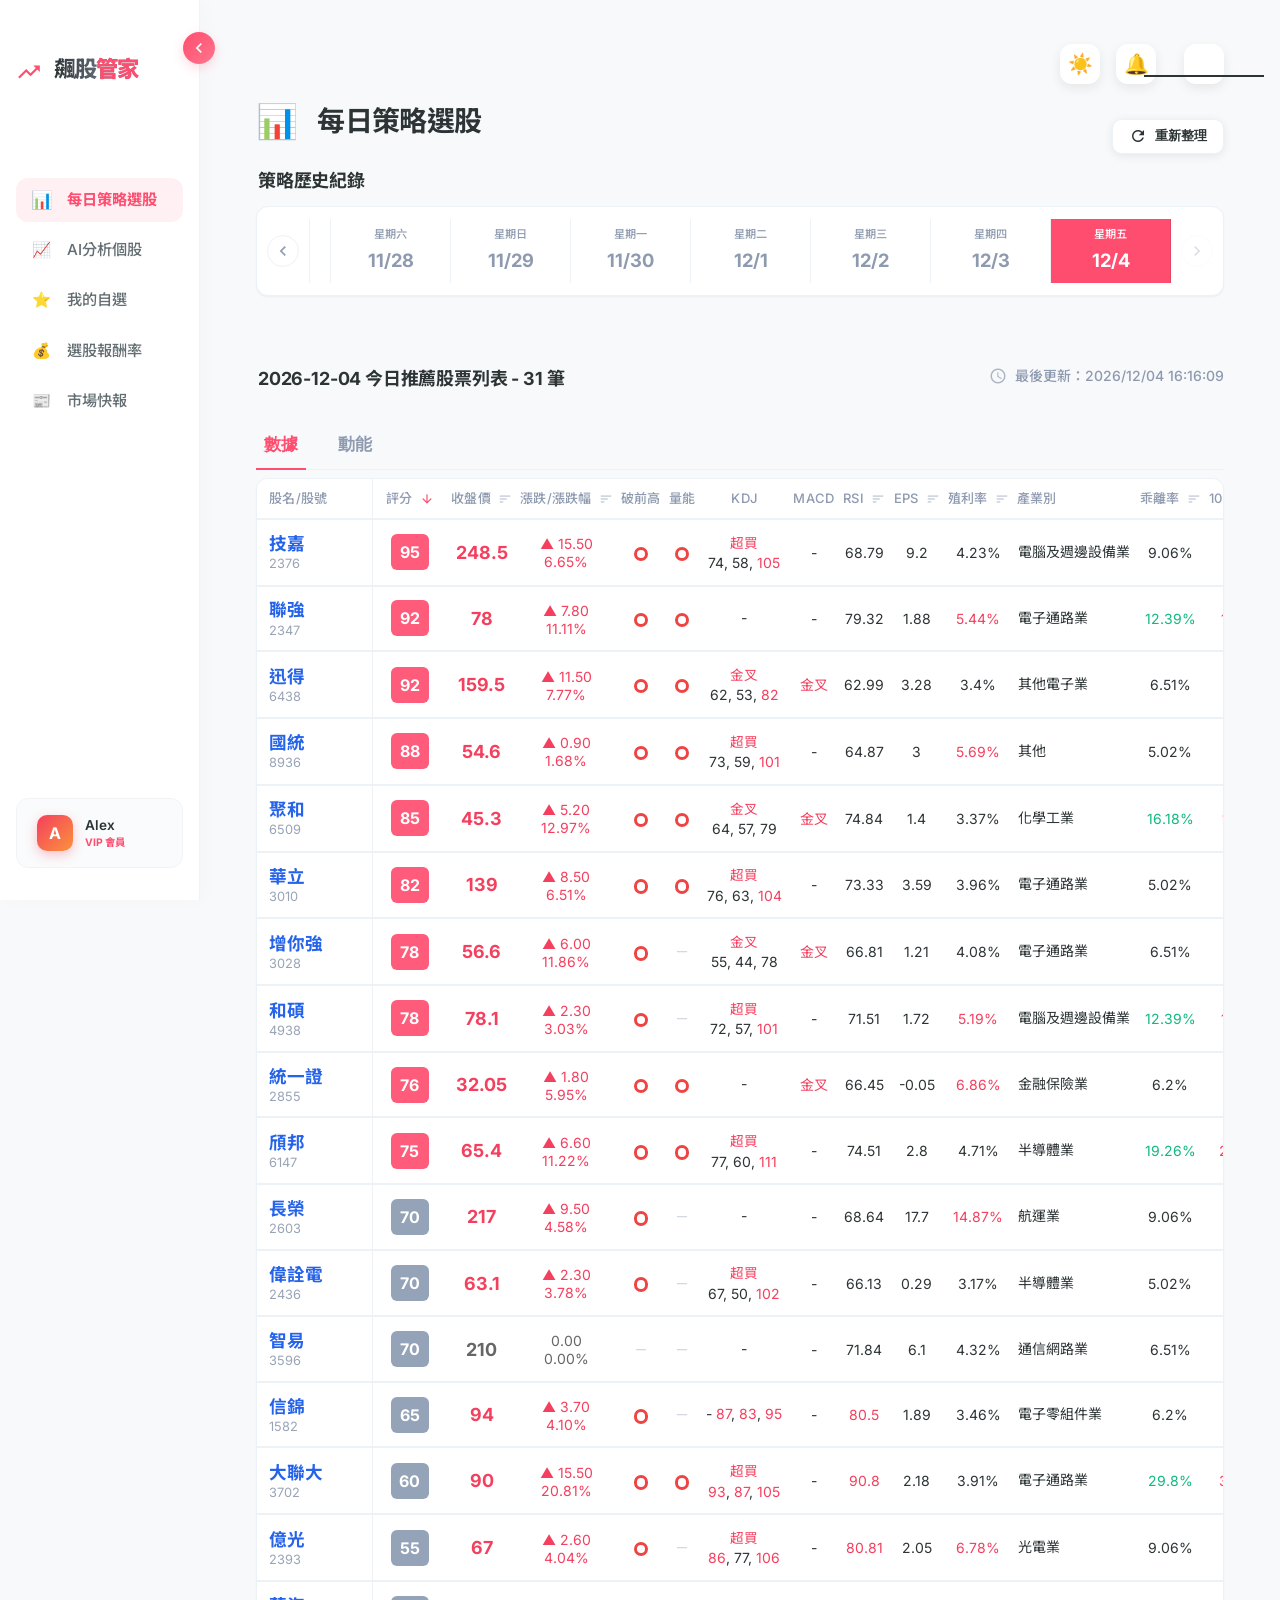
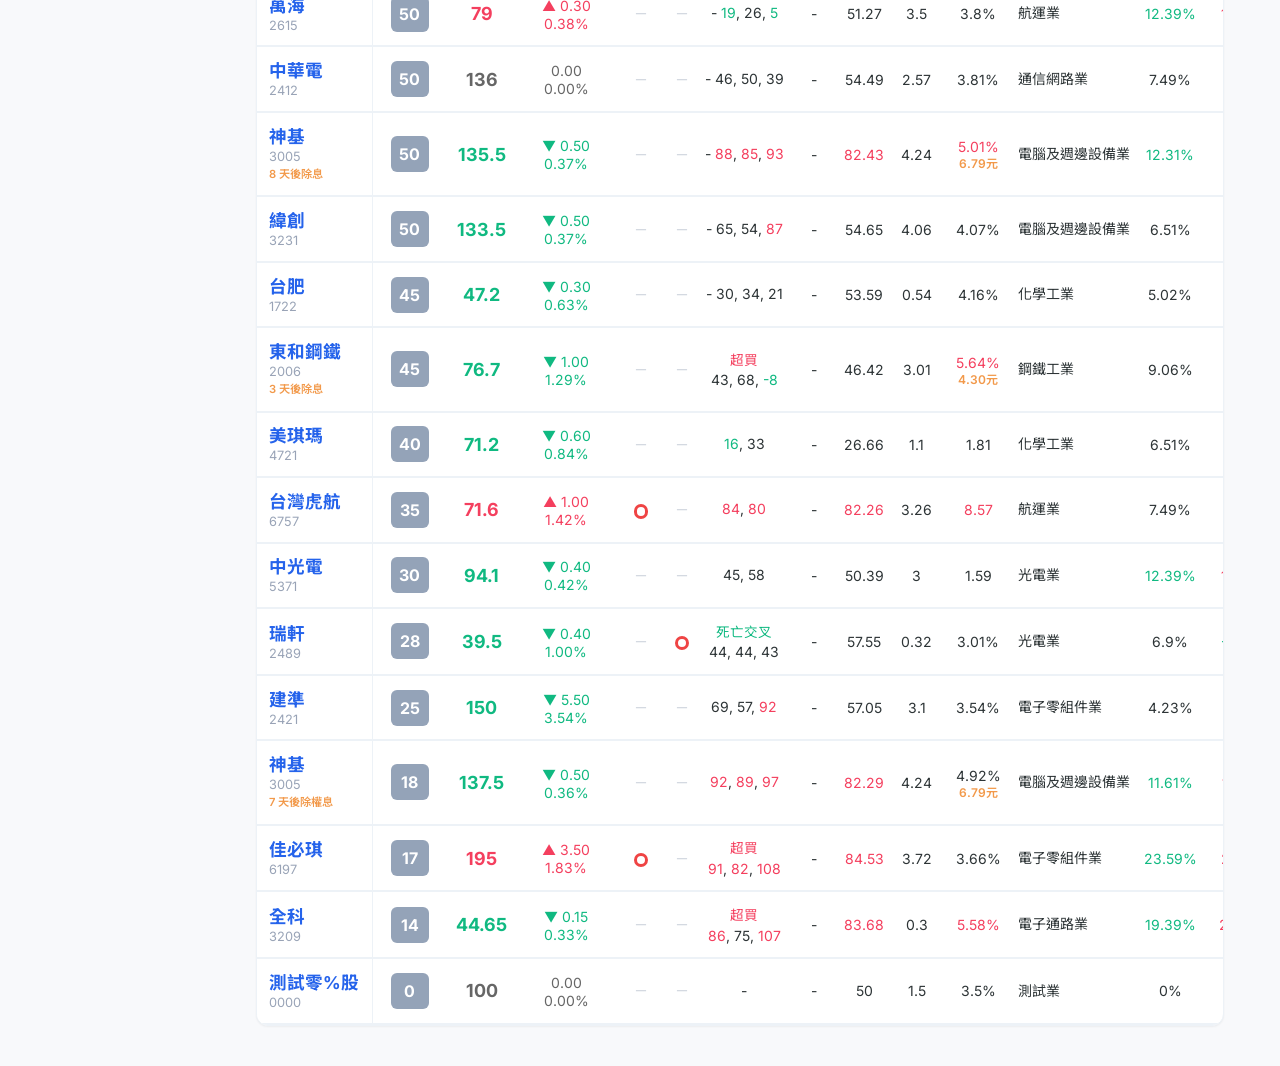
<file: index.html>
<!doctype html>
<html lang="zh-TW">

<head>
  <meta charset="UTF-8" />
  <meta name="viewport" content="width=device-width, initial-scale=1.0" />
  <title>飆股管家 - 專業策略選股系統</title>
  <link rel="preconnect" href="https://fonts.googleapis.com" />
  <link rel="preconnect" href="https://fonts.gstatic.com" crossorigin />
  <link
    href="https://fonts.googleapis.com/css2?family=Inter:wght@300;400;500;600;700&family=Noto+Sans+TC:wght@300;400;500;700&display=swap"
    rel="stylesheet" />
  <link href="https://fonts.googleapis.com/icon?family=Material+Icons" rel="stylesheet" />
  <link rel="stylesheet" href="https://cdn.jsdelivr.net/npm/swiper@11/swiper-bundle.min.css" />
  <link rel="stylesheet" href="css/style.css" />
  <meta name="theme-color" media="(prefers-color-scheme: light)" content="#ffffff" />
  <meta name="theme-color" media="(prefers-color-scheme: dark)" content="#151b2c" />
</head>

<body class="">
  <!-- Full Screen Loader -->
  <div id="loading-overlay" class="loading-overlay">
    <div class="loader-content">
      <div class="loader-spinner"></div>
      <div class="loader-text">飆股<span>管家</span></div>
    </div>
  </div>
  <div class="app-container">
    <!-- Sidebar Placeholder -->
    <div id="sidebar-placeholder"></div>
    <!-- Main Content -->
    <main class="main-content">
      <!-- Dashboard Top Bar (Desktop) -->
      <div class="top-bar">
        <div class="top-actions">
          <button class="icon-btn" id="desktop-theme-toggle">☀️</button>
          <button class="icon-btn">🔔</button>
          <div class="user-profile-small no-border">
            <a href="login.html" class="icon-btn logout-desktop" title="登出系統">
              <span class="material-icons">logout</span>
            </a>
          </div>
        </div>
      </div>
      <header class="mobile-header">
        <a href="index.html" class="logo-container">
          <div class="logo-icon"><span class="material-icons">trending_up</span></div>
          <h2 class="logo-text">飆股<span>管家</span></h2>
        </a>
        <div class="top-actions">
          <button class="icon-btn" id="mobile-theme-toggle">☀️</button>
          <button class="icon-btn">🔔</button>
          <a href="login.html" class="icon-btn logout-mobile" title="登出系統">
            <span class="material-icons">logout</span>
          </a>
        </div>
      </header>
      <section class="content-header">
        <div class="title-area">
          <h2><span class="title-emoji">📊</span> 每日策略選股</h2>
        </div>
        <div class="action-area">
          <button class="btn btn-secondary btn-sm" id="refresh-btn">
            <span class="material-icons">refresh</span> 重新整理 </button>
        </div>
      </section>
      <!-- Dashboard Stats -->
      <!-- Strategy History Slider (Calendar Style) -->
      <section class="history-section calendar-style">
        <div class="calendar-nav-title">策略歷史紀錄</div>
        <div class="calendar-controls-wrapper">
          <div class="nav-arrow swiper-button-prev"><span class="material-icons">chevron_left</span></div>
          <div class="calendar-container swiper">
            <div class="history-grid swiper-wrapper" id="history-tracker">
              <!-- Slides populated by JS -->
            </div>
          </div>
          <div class="nav-arrow swiper-button-next"><span class="material-icons">chevron_right</span></div>
        </div>
      </section>
      <!-- Main Data Table -->
      <div class="table-header-group">
        <h3 class="table-section-title"><span id="table-title-date">2026-03-17</span> 今日推薦股票列表 - <span
            id="table-stock-count">0</span> 筆</h3>
        <div class="last-update" id="last-update-time">最後更新：----/--/-- --:--:--</div>
      </div>
      <div class="table-tabs">
        <button class="table-tab active" onclick="switchTableTab('data')" id="tab-data">數據</button>
        <button class="table-tab" onclick="switchTableTab('momentum')" id="tab-momentum">動能</button>
      </div>
      <div class="table-container tab-content active" id="table-data">
        <div class="scroll-wrapper">
          <table id="stock-table">
            <thead>
              <tr>
                <th class="sticky-col-1">股名/股號</th>
                <th class="sortable text-center" data-sort="score">評分 <span class="material-icons sort-icon">sort</span>
                </th>
                <th class="sortable text-center" data-sort="price">收盤價 <span
                    class="material-icons sort-icon">sort</span></th>
                <th class="sortable text-center" data-sort="change">漲跌/漲跌幅 <span
                    class="material-icons sort-icon">sort</span></th>
                <th class="text-center">破前高</th>
                <th class="text-center">量能</th>
                <th class="text-center">KDJ</th>
                <th class="text-center">MACD</th>
                <th class="sortable text-center" data-sort="rsi">RSI <span class="material-icons sort-icon">sort</span>
                </th>
                <th class="sortable text-center" data-sort="eps">EPS <span class="material-icons sort-icon">sort</span>
                </th>
                <th class="sortable text-center" data-sort="yield">殖利率 <span
                    class="material-icons sort-icon">sort</span></th>
                <th>產業別</th>
                <th class="sortable text-center" data-sort="bias">乖離率 <span class="material-icons sort-icon">sort</span>
                </th>
                <th class="sortable text-center" data-sort="gain10">10日漲幅 <span
                    class="material-icons sort-icon">sort</span></th>
                <th class="text-center">自選</th>
              </tr>
            </thead>
            <tbody id="stock-data-body">
              <!-- Data pop ulated by JS -->
            </tbody>
          </table>
        </div>
      </div>
      <div class="table-container tab-content" id="table-momentum">
        <div class="scroll-wrapper">
          <table id="stock-table-momentum">
            <thead>
              <tr>
                <th class="sticky-col-1">股名/股號</th>
                <th class="sortable text-center" data-sort="score">評分 <span class="material-icons sort-icon">sort</span>
                </th>
                <th class="sortable text-center" data-sort="techGrade">技術面 <span
                    class="material-icons sort-icon">sort</span></th>
                <th class="sortable text-center" data-sort="momGrade">動能 <span
                    class="material-icons sort-icon">sort</span></th>
                <th class="sortable text-center" data-sort="riskGrade">風險 <span
                    class="material-icons sort-icon">sort</span></th>
                <th class="text-center">型態</th>
                <th class="text-center">狀態</th>
                <th class="sortable text-center" data-sort="suitability">策略適配 <span
                    class="material-icons sort-icon">sort</span></th>
                <th>綜合評估</th>
                <th class="text-center">自選</th>
              </tr>
            </thead>
            <tbody id="stock-momentum-body">
              <!-- Data populated by JS -->
            </tbody>
          </table>
        </div>
      </div>
    </main>
  </div>
  <!-- Add to Favorite Confirmation Modal -->
  <div id="favorite-modal" class="modal-overlay">
    <div class="modal-content">
      <span class="material-icons modal-icon">stars</span>
      <h3>加入自選個股</h3>
      <p id="modal-message">確定將 <strong>技嘉(2376)</strong> 加入到我的自選個股？</p>
      <div class="modal-footer">
        <button class="btn btn-secondary btn-sm" id="modal-cancel">取消</button>
        <button class="btn btn-primary btn-sm" id="modal-confirm">確定加入</button>
      </div>
    </div>
  </div>
  <script src="https://cdn.jsdelivr.net/npm/swiper@11/swiper-bundle.min.js"></script>
  <script src="components/loader.js"></script>
  <script src="js/script.js"></script>
</body>

</html>
</file>
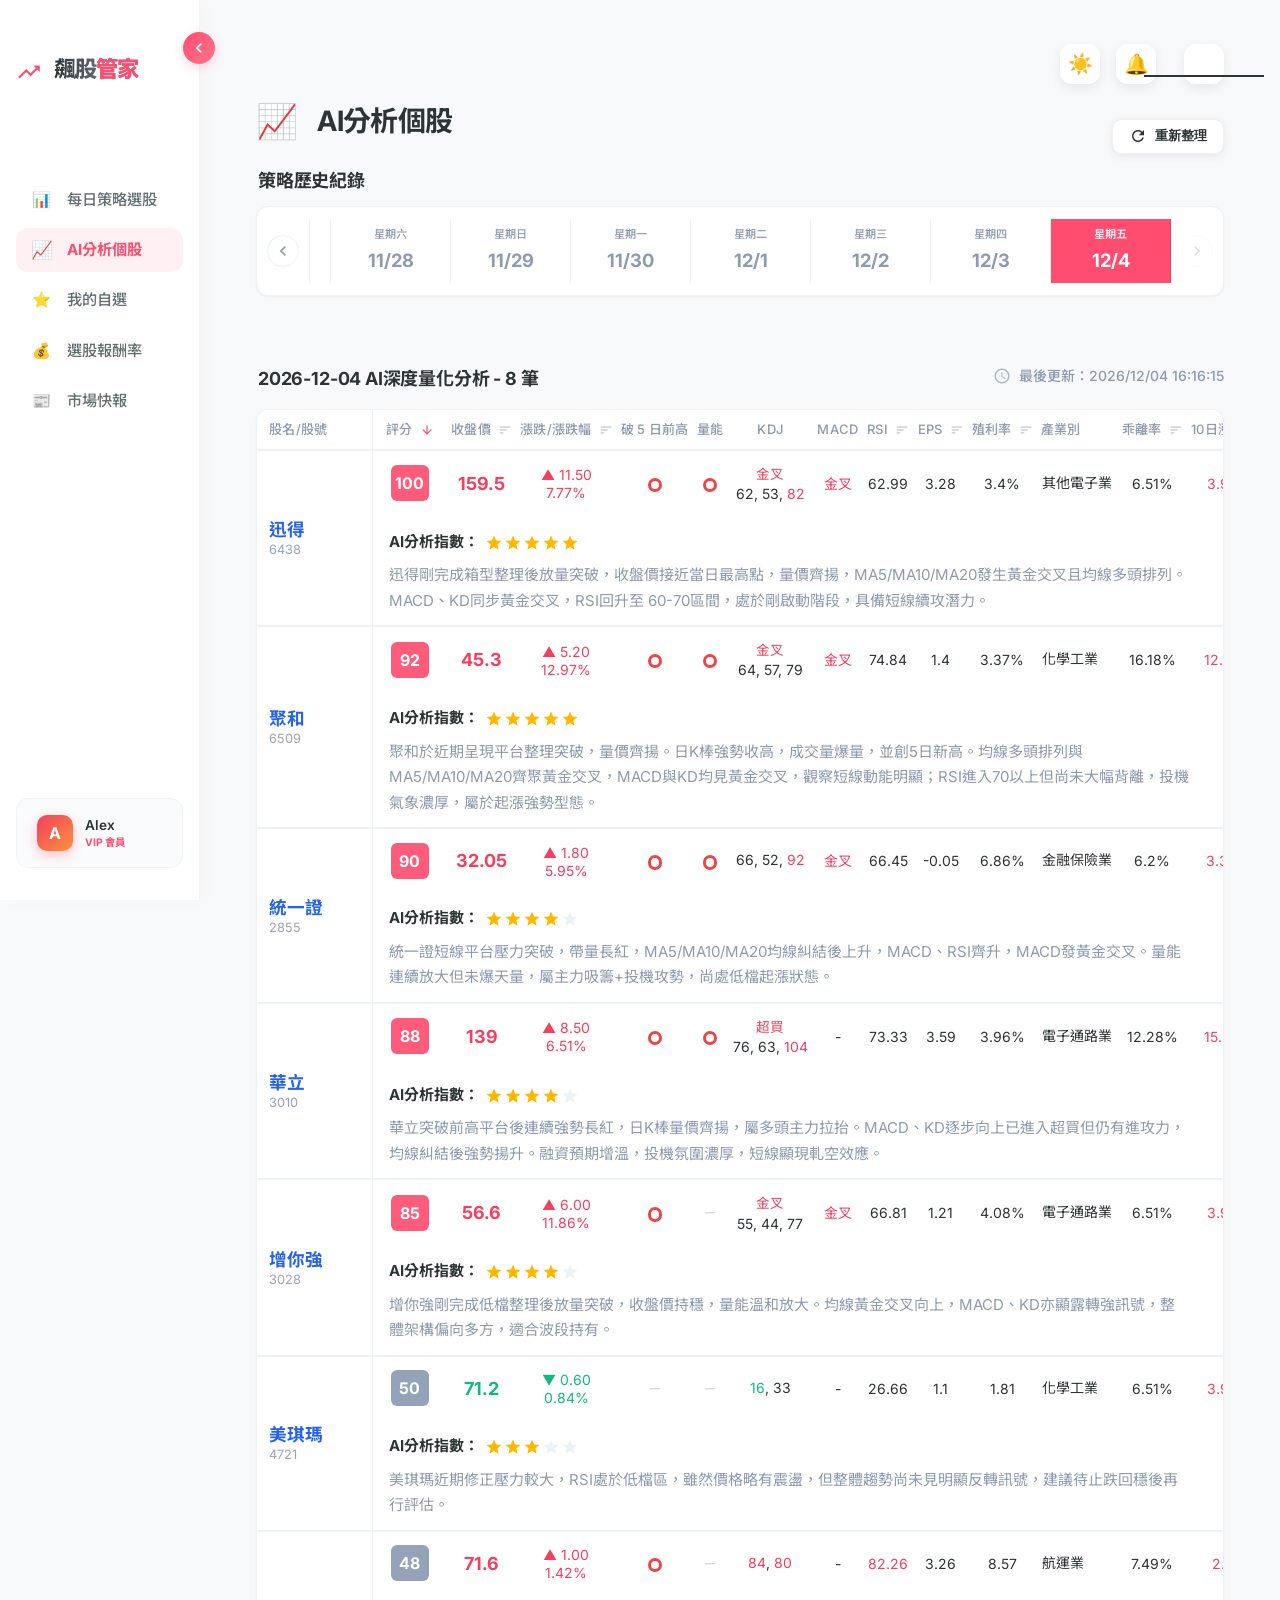
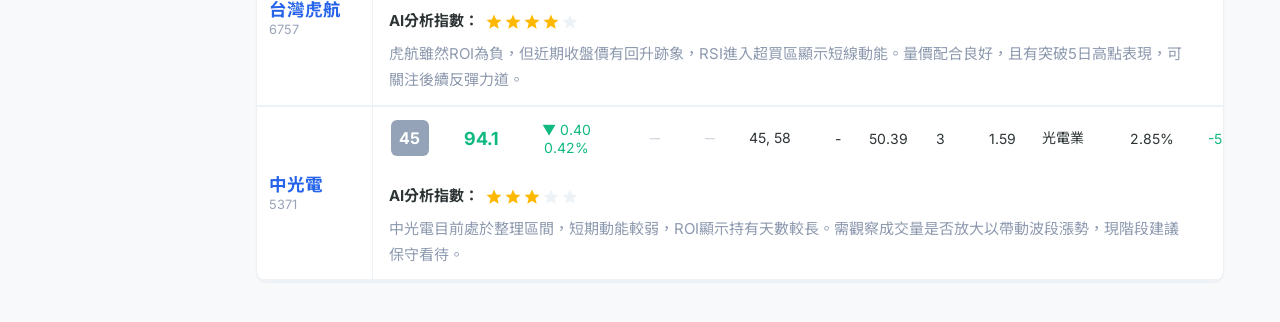
<file: ai_analysis.html>
<!doctype html>
<html lang="zh-TW">
  <head>
    <meta charset="UTF-8" />
    <meta name="viewport" content="width=device-width, initial-scale=1.0" />
    <title>飆股管家 - 專業策略選股系統</title>
    <link rel="preconnect" href="https://fonts.googleapis.com" />
    <link rel="preconnect" href="https://fonts.gstatic.com" crossorigin />
    <link
      href="https://fonts.googleapis.com/css2?family=Inter:wght@300;400;500;600;700&family=Noto+Sans+TC:wght@300;400;500;700&display=swap"
      rel="stylesheet"
    />
    <link href="https://fonts.googleapis.com/icon?family=Material+Icons" rel="stylesheet" />
    <link rel="stylesheet" href="https://cdn.jsdelivr.net/npm/swiper@11/swiper-bundle.min.css" />
    <link rel="stylesheet" href="css/style.css" />
    <meta name="theme-color" media="(prefers-color-scheme: light)" content="#ffffff" />
    <meta name="theme-color" media="(prefers-color-scheme: dark)" content="#151b2c" />
  </head>
  <body class="">
    <!-- Full Screen Loader -->
  <div id="loading-overlay" class="loading-overlay">
    <div class="loader-content">
      <div class="loader-spinner"></div>
      <div class="loader-text">飆股<span>管家</span></div>
    </div>
  </div>

  <div class="app-container">
      <!-- Sidebar Placeholder -->
      <div id="sidebar-placeholder"></div>

      <!-- Main Content -->
      <main class="main-content">
        <!-- Dashboard Top Bar (Desktop) -->
        <div class="top-bar">

          <div class="top-actions">
            <button class="icon-btn" id="desktop-theme-toggle">☀️</button>
            <button class="icon-btn">🔔</button>
            <div class="user-profile-small no-border">
              <a href="login.html" class="icon-btn logout-desktop" title="登出系統">
                <span class="material-icons">logout</span>
              </a>
            </div>
          </div>
        </div>
        <header class="mobile-header">
          <a href="index.html" class="logo-container">
            <div class="logo-icon"><span class="material-icons">trending_up</span></div>
            <h2 class="logo-text">飆股<span>管家</span></h2>
          </a>
          <div class="top-actions">
            <button class="icon-btn" id="mobile-theme-toggle">☀️</button>
            <button class="icon-btn">🔔</button>
            <a href="login.html" class="icon-btn logout-mobile" title="登出系統">
              <span class="material-icons">logout</span>
            </a>
          </div>
        </header>

        <section class="content-header">
          <div class="title-area">
            <h2><span class="title-emoji">📈</span> AI分析個股</h2>
          </div>
          <div class="action-area">

            <button class="btn btn-secondary btn-sm" id="refresh-btn">
              <span class="material-icons">refresh</span> 重新整理
            </button>
          </div>
        </section>

        <!-- Dashboard Stats -->

        
        <!-- Strategy History Slider (Calendar Style) -->
        <section class="history-section calendar-style">
          <div class="calendar-nav-title">策略歷史紀錄</div>
          <div class="calendar-controls-wrapper">
            <div class="nav-arrow swiper-button-prev"><span class="material-icons">chevron_left</span></div>
            <div class="calendar-container swiper">
              <div class="history-grid swiper-wrapper" id="history-tracker">
                <!-- Slides populated by JS -->
              </div>
            </div>
            <div class="nav-arrow swiper-button-next"><span class="material-icons">chevron_right</span></div>
          </div>
        </section>

        <!-- Main Data Table -->
        <div class="table-header-group">
          <h3 class="table-section-title"><span id="table-title-date">2026-03-17</span> AI深度量化分析 - <span id="table-stock-count">0</span> 筆</h3>
          <div class="last-update" id="last-update-time">最後更新：----/--/-- --:--:--</div>
        </div>
        <div class="table-container">

          <div class="scroll-wrapper">
            <table id="stock-table">
              <thead>
                <tr>
                  <th class="sticky-col-1">股名/股號</th>
                  <th class="sortable text-center" data-sort="score">評分 <span class="material-icons sort-icon">sort</span></th>
                  <th class="sortable text-center" data-sort="price">收盤價 <span class="material-icons sort-icon">sort</span></th>
                  <th class="sortable text-center" data-sort="change">漲跌/漲跌幅 <span class="material-icons sort-icon">sort</span></th>
                  <th class="text-center">破 5 日前高</th>
                  <th class="text-center">量能</th>
                  <th class="text-center">KDJ</th>
                  <th class="text-center">MACD</th>
                  <th class="sortable text-center" data-sort="rsi">RSI <span class="material-icons sort-icon">sort</span></th>
                  <th class="sortable text-center" data-sort="eps">EPS <span class="material-icons sort-icon">sort</span></th>
                  <th class="sortable text-center" data-sort="yield">殖利率 <span class="material-icons sort-icon">sort</span></th>
                  <th>產業別</th>
                  <th class="sortable text-center" data-sort="bias">乖離率 <span class="material-icons sort-icon">sort</span></th>
                  <th class="sortable text-center" data-sort="gain10">10日漲幅 <span class="material-icons sort-icon">sort</span></th>
                  <th class="text-center">自選</th>
                </tr>
              </thead>
              <tbody id="stock-data-body">
                <!-- Data populated by JS -->
              </tbody>
            </table>
          </div>
        </div>
      </main>
    </div>
    <!-- Add to Favorite Confirmation Modal -->
    <div id="favorite-modal" class="modal-overlay">
      <div class="modal-content">
        <span class="material-icons modal-icon">stars</span>
        <h3>加入自選個股</h3>
        <p id="modal-message">確定將 <strong>技嘉(2376)</strong> 加入到我的自選個股？</p>
        <div class="modal-footer">
          <button class="btn btn-secondary btn-sm" id="modal-cancel">取消</button>
          <button class="btn btn-primary btn-sm" id="modal-confirm">確定加入</button>
        </div>
      </div>
    </div>

    <script src="https://cdn.jsdelivr.net/npm/swiper@11/swiper-bundle.min.js"></script>
    <script src="components/loader.js"></script>
    <script src="js/ai_script.js"></script>
  </body>
</html>
</file>
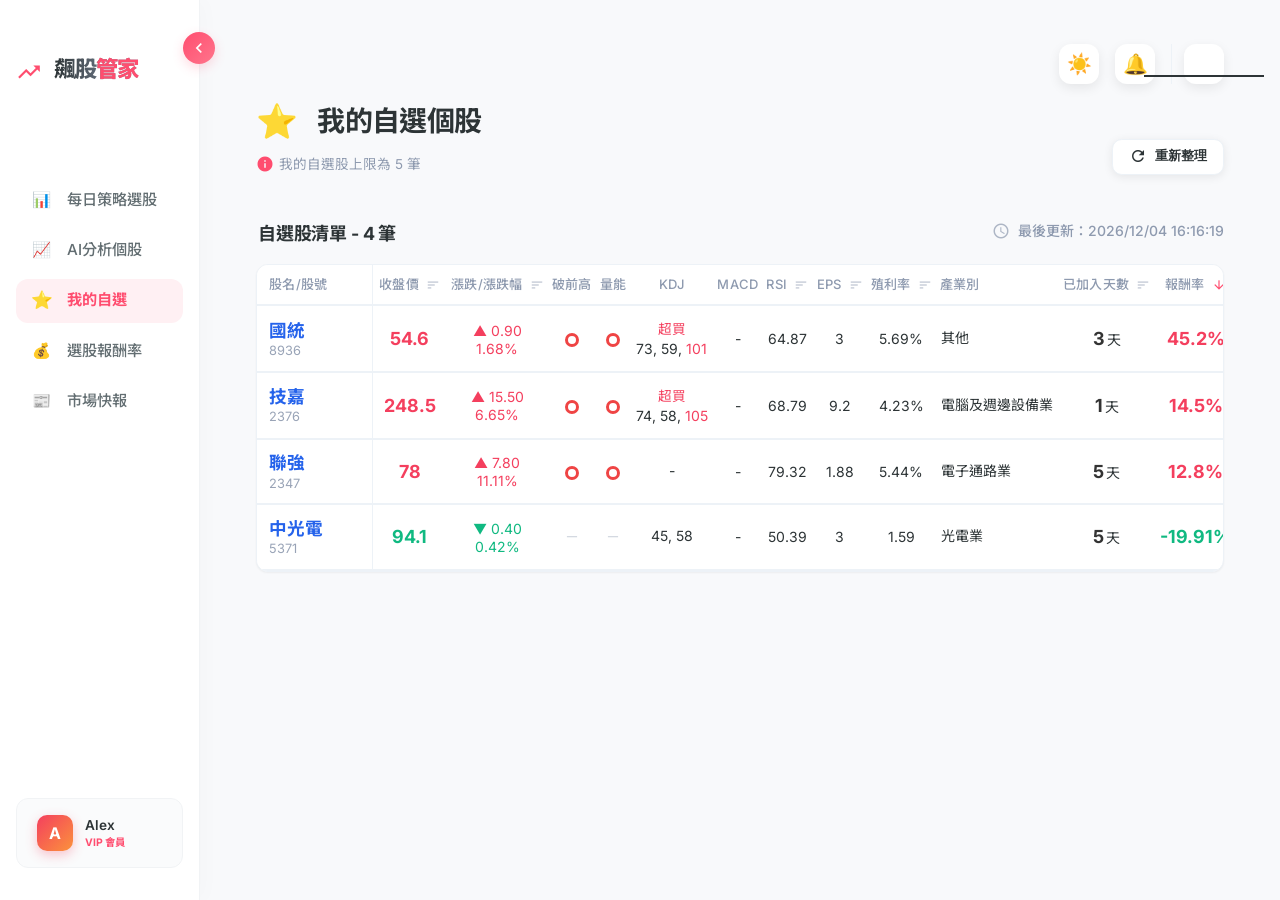
<file: favorites.html>
<!doctype html>
<html lang="zh-TW">
  <head>
    <meta charset="UTF-8" />
    <meta name="viewport" content="width=device-width, initial-scale=1.0" />
    <title>我的自選 - 飆股管家</title>
    <link rel="preconnect" href="https://fonts.googleapis.com" />
    <link rel="preconnect" href="https://fonts.gstatic.com" crossorigin />
    <link
      href="https://fonts.googleapis.com/css2?family=Inter:wght@300;400;500;600;700&family=Noto+Sans+TC:wght@300;400;500;700&display=swap"
      rel="stylesheet"
    />
    <link href="https://fonts.googleapis.com/icon?family=Material+Icons" rel="stylesheet" />
    <link rel="stylesheet" href="https://cdn.jsdelivr.net/npm/swiper@11/swiper-bundle.min.css" />
    <link rel="stylesheet" href="css/style.css" />
    <meta name="theme-color" media="(prefers-color-scheme: light)" content="#ffffff" />
    <meta name="theme-color" media="(prefers-color-scheme: dark)" content="#151b2c" />
  </head>
  <body class="">
    <!-- Full Screen Loader -->
  <div id="loading-overlay" class="loading-overlay">
    <div class="loader-content">
      <div class="loader-spinner"></div>
      <div class="loader-text">飆股<span>管家</span></div>
    </div>
  </div>

  <div class="app-container">
      <!-- Sidebar Placeholder -->
      <div id="sidebar-placeholder"></div>

      <!-- Main Content -->
      <main class="main-content">
        <!-- Dashboard Top Bar (Desktop) -->
        <div class="top-bar">

          <div class="top-actions">
            <button class="icon-btn" id="desktop-theme-toggle">☀️</button>
            <button class="icon-btn">🔔</button>
            <div class="user-profile-small">
              <a href="login.html" class="icon-btn logout-desktop" title="登出系統">
                <span class="material-icons">logout</span>
              </a>
            </div>
          </div>
        </div>
        <header class="mobile-header">
          <a href="index.html" class="logo-container">
            <div class="logo-icon"><span class="material-icons">trending_up</span></div>
            <h2 class="logo-text">飆股<span>管家</span></h2>
          </a>
          <div class="top-actions">
            <button class="icon-btn" id="mobile-theme-toggle">☀️</button>
            <button class="icon-btn">🔔</button>
            <a href="login.html" class="icon-btn logout-mobile" title="登出系統">
              <span class="material-icons">logout</span>
            </a>
          </div>
        </header>

        <section class="content-header">
          <div class="title-area">
            <h2><span class="title-emoji">⭐</span> 我的自選個股</h2>
            <div class="favorites-limit-info">
              <span class="material-icons">info</span>
              我的自選股上限為 5 筆
            </div>
          </div>
          <div class="action-area">

            <button class="btn btn-secondary btn-sm" id="refresh-btn">
              <span class="material-icons">refresh</span> 重新整理
            </button>
          </div>
        </section>

        <!-- Main Data Table -->
        <div class="table-header-group">
          <h3 class="table-section-title">自選股清單 - <span id="table-stock-count">0</span> 筆</h3>
          <div class="last-update" id="last-update-time">最後更新：----/--/-- --:--:--</div>
        </div>
        <div class="table-container">
          <div class="scroll-wrapper">
            <table id="stock-table">
              <thead>
                <tr>
                  <th class="sticky-col-1">股名/股號</th>
                  <th class="sortable text-center" data-sort="price">收盤價 <span class="material-icons sort-icon">sort</span></th>
                  <th class="sortable text-center" data-sort="change">漲跌/漲跌幅 <span class="material-icons sort-icon">sort</span></th>
                  <th class="text-center">破前高</th>
                  <th class="text-center">量能</th>
                  <th class="text-center">KDJ</th>
                  <th class="text-center">MACD</th>
                  <th class="sortable text-center" data-sort="rsi">RSI <span class="material-icons sort-icon">sort</span></th>
                  <th class="sortable text-center" data-sort="eps">EPS <span class="material-icons sort-icon">sort</span></th>
                  <th class="sortable text-center" data-sort="yield">殖利率 <span class="material-icons sort-icon">sort</span></th>
                  <th>產業別</th>
                  <th class="sortable text-center" data-sort="addedDays">已加入天數 <span class="material-icons sort-icon">sort</span></th>
                  <th class="sortable text-center" data-sort="roi">報酬率 <span class="material-icons sort-icon">sort</span></th>
                  <th class="text-center">刪除</th>
                </tr>
              </thead>
              <tbody id="stock-data-body">
                <!-- Data populated by JS -->
              </tbody>
            </table>
          </div>
        </div>
      </main>
    </div>
    <script src="https://cdn.jsdelivr.net/npm/swiper@11/swiper-bundle.min.js"></script>
    <script src="components/loader.js"></script>
    <script src="js/favorites_script.js"></script>
  </body>
</html>
</file>
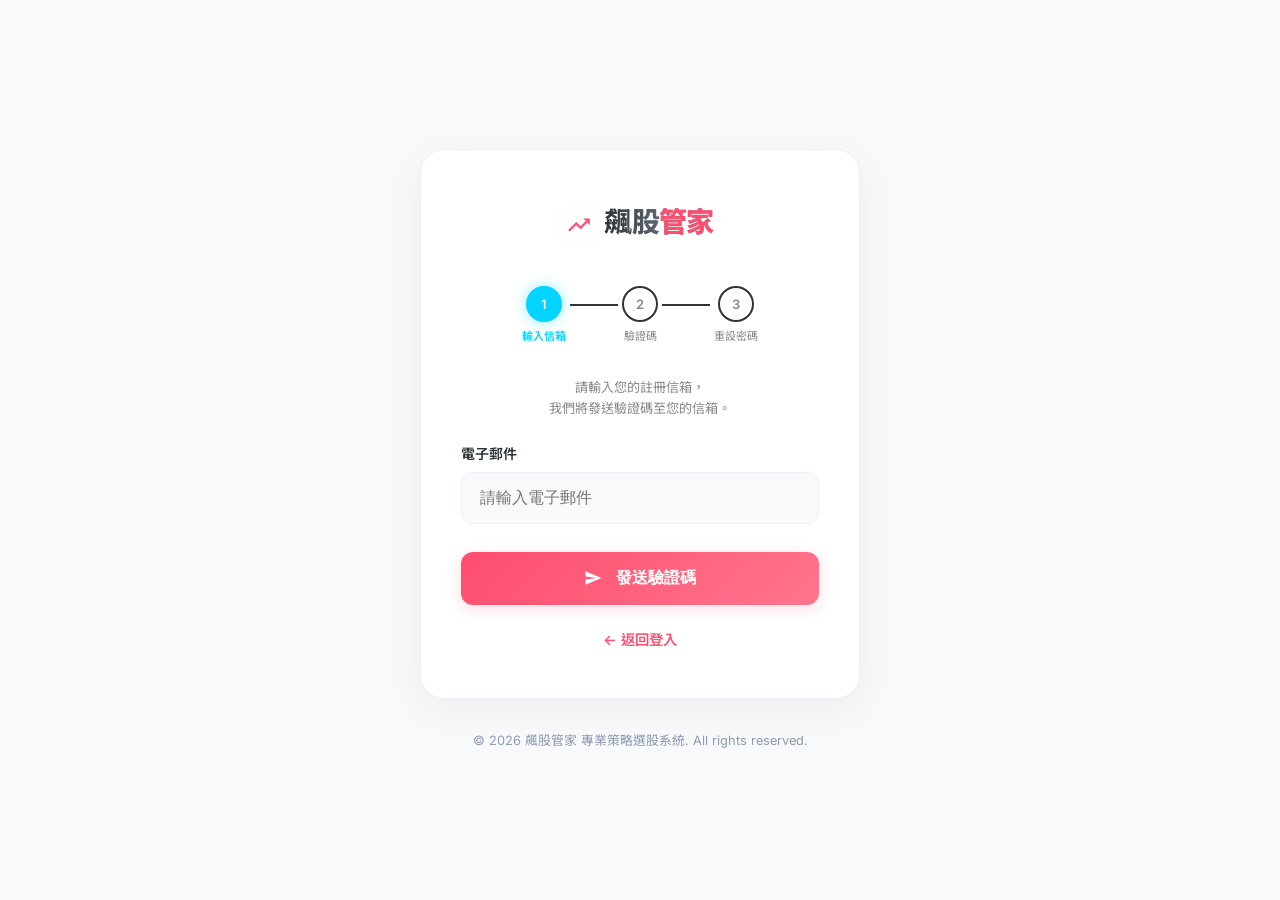
<file: forgot_password.html>
<!doctype html>
<html lang="zh-TW">
  <head>
    <meta charset="UTF-8" />
    <meta name="viewport" content="width=device-width, initial-scale=1.0" />
    <title>忘記密碼 - 飆股管家</title>
    <link rel="preconnect" href="https://fonts.googleapis.com" />
    <link rel="preconnect" href="https://fonts.gstatic.com" crossorigin />
    <link
      href="https://fonts.googleapis.com/css2?family=Inter:wght@300;400;500;600;700&family=Noto+Sans+TC:wght@300;400;500;700&display=swap"
      rel="stylesheet"
    />
    <link href="https://fonts.googleapis.com/icon?family=Material+Icons" rel="stylesheet" />
    <link rel="stylesheet" href="css/style.css" />
    <style>
      /* ── 容器寬度與 login.html 一致 ── */
      .login-container { max-width: 440px; }
      /* login-card 有 align-items:center，需手動讓步驟面板撐滿 */
      .step-panel { width: 100%; }
      .login-actions .form-group input,
      .password-wrap input {
        width: 100%;
        box-sizing: border-box;
        padding: 1rem 1.1rem;
        font-size: 1rem;
        height: auto;
      }
      /* ── 步驟指示器 ── */
      .steps-indicator {
        display: flex;
        align-items: center;
        justify-content: center;
        gap: 0;
        margin: 0 0 2rem 0;
      }
      .step-item {
        display: flex;
        flex-direction: column;
        align-items: center;
        gap: 6px;
        position: relative;
      }
      .step-circle {
        width: 36px;
        height: 36px;
        border-radius: 50%;
        display: flex;
        align-items: center;
        justify-content: center;
        font-size: 13px;
        font-weight: 600;
        border: 2px solid var(--border-color, #333);
        color: var(--text-secondary, #888);
        background: transparent;
        transition: all 0.3s ease;
      }
      .step-item.active .step-circle {
        background: var(--accent, #00d4ff);
        border-color: var(--accent, #00d4ff);
        color: #fff;
        box-shadow: 0 0 14px rgba(0, 212, 255, 0.45);
      }
      .step-item.done .step-circle {
        background: #22c55e;
        border-color: #22c55e;
        color: #fff;
      }
      .step-label {
        font-size: 11px;
        color: var(--text-secondary, #888);
        white-space: nowrap;
      }
      .step-item.active .step-label {
        color: var(--accent, #00d4ff);
        font-weight: 600;
      }
      .step-item.done .step-label {
        color: #22c55e;
      }
      .step-line {
        width: 48px;
        height: 2px;
        background: var(--border-color, #333);
        margin: 0 4px;
        margin-bottom: 22px;
        flex-shrink: 0;
        transition: background 0.3s ease;
      }
      .step-line.done {
        background: #22c55e;
      }

      /* ── 步驟面板 ── */
      .step-panel {
        display: none;
        animation: fadeIn 0.35s ease;
      }
      .step-panel.active {
        display: block;
      }
      @keyframes fadeIn {
        from { opacity: 0; transform: translateY(8px); }
        to   { opacity: 1; transform: translateY(0); }
      }

      /* ── OTP 輸入框 ── */
      .otp-group {
        display: flex;
        gap: 10px;
        justify-content: center;
        margin: 0.5rem 0 1.25rem;
      }
      .otp-group input {
        width: 46px !important;
        height: 54px;
        text-align: center;
        font-size: 22px;
        font-weight: 700;
        padding: 0 !important;
        border-radius: 10px;
      }

      /* ── 密碼強度條 ── */
      .strength-bar-wrap {
        display: flex;
        gap: 6px;
        margin: 6px 0 4px;
      }
      .strength-seg {
        flex: 1;
        height: 4px;
        border-radius: 4px;
        background: var(--border-color, #333);
        transition: background 0.3s;
      }
      .strength-label {
        font-size: 11px;
        color: var(--text-secondary, #888);
        margin-bottom: 0.75rem;
      }

      /* ── 成功畫面 ── */
      .success-icon {
        width: 72px;
        height: 72px;
        border-radius: 50%;
        background: rgba(34, 197, 94, 0.15);
        display: flex;
        align-items: center;
        justify-content: center;
        margin: 0 auto 1.25rem;
      }
      .success-icon .material-icons {
        font-size: 40px;
        color: #22c55e;
      }
      .success-title {
        font-size: 1.2rem;
        font-weight: 700;
        color: var(--text-primary, #fff);
        text-align: center;
        margin-bottom: 0.5rem;
      }
      .success-desc {
        font-size: 0.85rem;
        color: var(--text-secondary, #888);
        text-align: center;
        line-height: 1.6;
        margin-bottom: 1.75rem;
      }

      /* ── 提示文字 ── */
      .hint-text {
        font-size: 0.82rem;
        color: var(--text-secondary, #888);
        text-align: center;
        margin-bottom: 1.5rem;
        line-height: 1.6;
      }
      .hint-text strong {
        color: var(--accent, #00d4ff);
      }

      /* ── 重傳計時 ── */
      .resend-row {
        text-align: center;
        font-size: 0.82rem;
        color: var(--text-secondary, #888);
        margin-bottom: 1.25rem;
      }
      .resend-row a {
        color: var(--accent, #00d4ff);
        cursor: pointer;
        text-decoration: none;
      }
      .resend-row a.disabled {
        color: var(--text-secondary, #888);
        pointer-events: none;
      }

      /* ── 密碼輸入包裹 (顯示/隱藏) ── */
      .password-wrap {
        position: relative;
      }
      .password-wrap input {
        padding-right: 2.8rem !important;
      }
      .toggle-pw {
        position: absolute;
        right: 12px;
        top: 50%;
        transform: translateY(-50%);
        background: none;
        border: none;
        cursor: pointer;
        color: var(--text-secondary, #888);
        padding: 0;
        display: flex;
        align-items: center;
      }
    </style>
    <meta name="theme-color" media="(prefers-color-scheme: light)" content="#ffffff" />
    <meta name="theme-color" media="(prefers-color-scheme: dark)" content="#151b2c" />
  </head>
  <body class="login-page">
    <div class="login-container">
      <div class="login-card">

        <!-- Logo -->
        <div class="login-logo">
          <div class="logo-icon"><span class="material-icons">trending_up</span></div>
          <h1 class="logo-text">飆股<span>管家</span></h1>
        </div>

        <!-- 步驟指示器 -->
        <div class="steps-indicator">
          <div class="step-item active" id="si-1">
            <div class="step-circle">1</div>
            <div class="step-label">輸入信箱</div>
          </div>
          <div class="step-line" id="sl-1"></div>
          <div class="step-item" id="si-2">
            <div class="step-circle">2</div>
            <div class="step-label">驗證碼</div>
          </div>
          <div class="step-line" id="sl-2"></div>
          <div class="step-item" id="si-3">
            <div class="step-circle">3</div>
            <div class="step-label">重設密碼</div>
          </div>
        </div>

        <!-- ── Step 1：輸入信箱 ── -->
        <div class="step-panel active" id="panel-1">
          <p class="hint-text">請輸入您的註冊信箱，<br>我們將發送驗證碼至您的信箱。</p>
          <div class="login-actions">
            <div class="form-group">
              <label>電子郵件</label>
              <input type="email" id="email-input" placeholder="請輸入電子郵件" />
            </div>
            <button class="btn btn-primary login-submit-btn" id="btn-send-otp" onclick="goStep2()">
              <span class="material-icons" style="font-size:18px;vertical-align:middle;margin-right:6px;">send</span>
              發送驗證碼
            </button>
          </div>
        </div>

        <!-- ── Step 2：驗證碼 ── -->
        <div class="step-panel" id="panel-2">
          <p class="hint-text">驗證碼已發送至<br><strong id="email-display"></strong></p>
          <div class="otp-group">
            <input type="text" maxlength="1" class="otp-input" id="otp-0" inputmode="numeric" />
            <input type="text" maxlength="1" class="otp-input" id="otp-1" inputmode="numeric" />
            <input type="text" maxlength="1" class="otp-input" id="otp-2" inputmode="numeric" />
            <input type="text" maxlength="1" class="otp-input" id="otp-3" inputmode="numeric" />
            <input type="text" maxlength="1" class="otp-input" id="otp-4" inputmode="numeric" />
            <input type="text" maxlength="1" class="otp-input" id="otp-5" inputmode="numeric" />
          </div>
          <div class="resend-row">
            未收到驗證碼？
            <a id="resend-link" class="disabled">重新發送（<span id="countdown">60</span>s）</a>
          </div>
          <div class="login-actions" style="padding-top:0;">
            <button class="btn btn-primary login-submit-btn" onclick="goStep3()">
              <span class="material-icons" style="font-size:18px;vertical-align:middle;margin-right:6px;">verified</span>
              確認驗證碼
            </button>
          </div>
        </div>

        <!-- ── Step 3：重設密碼 ── -->
        <div class="step-panel" id="panel-3">
          <p class="hint-text">請設定您的新密碼</p>
          <div class="login-actions">
            <div class="form-group">
              <label>新密碼</label>
              <div class="password-wrap">
                <input type="password" id="new-pw" placeholder="至少 8 個字元" oninput="checkStrength(this.value)" />
                <button class="toggle-pw" type="button" onclick="togglePw('new-pw', this)">
                  <span class="material-icons" style="font-size:20px;">visibility_off</span>
                </button>
              </div>
              <div class="strength-bar-wrap">
                <div class="strength-seg" id="seg-1"></div>
                <div class="strength-seg" id="seg-2"></div>
                <div class="strength-seg" id="seg-3"></div>
                <div class="strength-seg" id="seg-4"></div>
              </div>
              <div class="strength-label" id="strength-label">密碼強度：—</div>
            </div>
            <div class="form-group">
              <label>確認新密碼</label>
              <div class="password-wrap">
                <input type="password" id="confirm-pw" placeholder="請再輸入一次密碼" />
                <button class="toggle-pw" type="button" onclick="togglePw('confirm-pw', this)">
                  <span class="material-icons" style="font-size:20px;">visibility_off</span>
                </button>
              </div>
            </div>
            <button class="btn btn-primary login-submit-btn" onclick="goSuccess()">
              <span class="material-icons" style="font-size:18px;vertical-align:middle;margin-right:6px;">lock_reset</span>
              重設密碼
            </button>
          </div>
        </div>

        <!-- ── Step 4：成功 ── -->
        <div class="step-panel" id="panel-success">
          <div class="success-icon">
            <span class="material-icons">check_circle</span>
          </div>
          <div class="success-title">密碼重設成功！</div>
          <div class="success-desc">您的密碼已更新，<br>請使用新密碼重新登入。</div>
          <button class="btn btn-primary login-submit-btn" onclick="location.href='login.html'">
            <span class="material-icons" style="font-size:18px;vertical-align:middle;margin-right:6px;">login</span>
            前往登入
          </button>
        </div>

        <!-- Footer -->
        <div class="login-footer" style="margin-top:1.5rem;">
          <a href="login.html">← 返回登入</a>
        </div>
      </div>

      <div class="login-copyright">
        &copy; 2026 飆股管家 專業策略選股系統. All rights reserved.
      </div>
    </div>

    <script>
      /* ── 步驟切換 ── */
      function showStep(n) {
        document.querySelectorAll('.step-panel').forEach(p => p.classList.remove('active'));
        const panel = document.getElementById(n === 'success' ? 'panel-success' : 'panel-' + n);
        if (panel) panel.classList.add('active');
      }

      function setStepDone(n) {
        const si = document.getElementById('si-' + n);
        if (si) {
          si.classList.remove('active');
          si.classList.add('done');
          si.querySelector('.step-circle').innerHTML = '<span class="material-icons" style="font-size:16px;">check</span>';
        }
        const sl = document.getElementById('sl-' + n);
        if (sl) sl.classList.add('done');
      }

      function setStepActive(n) {
        const si = document.getElementById('si-' + n);
        if (si) si.classList.add('active');
      }

      /* ── Step 1 → Step 2 ── */
      function goStep2() {
        const email = document.getElementById('email-input').value.trim();
        if (!email || !/^[^\s@]+@[^\s@]+\.[^\s@]+$/.test(email)) {
          alert('請輸入有效的電子郵件！');
          return;
        }
        document.getElementById('email-display').textContent = email;
        setStepDone(1);
        setStepActive(2);
        showStep(2);
        startCountdown();
      }

      /* ── Step 2 → Step 3 ── */
      function goStep3() {
        const code = Array.from(document.querySelectorAll('.otp-input')).map(i => i.value).join('');
        if (code.length < 6) {
          alert('請輸入完整的 6 位驗證碼！');
          return;
        }
        setStepDone(2);
        setStepActive(3);
        showStep(3);
      }

      /* ── Step 3 → 成功 ── */
      function goSuccess() {
        const pw = document.getElementById('new-pw').value;
        const cpw = document.getElementById('confirm-pw').value;
        if (pw.length < 8) {
          alert('密碼至少需要 8 個字元！');
          return;
        }
        if (pw !== cpw) {
          alert('兩次輸入的密碼不一致！');
          return;
        }
        setStepDone(3);
        showStep('success');
      }

      /* ── OTP 自動跳欄 ── */
      document.querySelectorAll('.otp-input').forEach((input, idx, arr) => {
        input.addEventListener('input', () => {
          input.value = input.value.replace(/\D/g, '').slice(0, 1);
          if (input.value && idx < arr.length - 1) arr[idx + 1].focus();
        });
        input.addEventListener('keydown', e => {
          if (e.key === 'Backspace' && !input.value && idx > 0) arr[idx - 1].focus();
        });
      });

      /* ── 倒數計時 + 重傳 ── */
      let timer = null;
      function startCountdown() {
        clearInterval(timer);
        let sec = 60;
        const link = document.getElementById('resend-link');
        const cd = document.getElementById('countdown');
        link.classList.add('disabled');
        timer = setInterval(() => {
          sec--;
          cd.textContent = sec;
          if (sec <= 0) {
            clearInterval(timer);
            link.classList.remove('disabled');
            link.innerHTML = '重新發送';
            link.onclick = () => {
              link.innerHTML = '重新發送（<span id="countdown">60</span>s）';
              startCountdown();
            };
          }
        }, 1000);
      }

      /* ── 密碼強度 ── */
      function checkStrength(val) {
        let score = 0;
        if (val.length >= 8)  score++;
        if (/[A-Z]/.test(val)) score++;
        if (/[0-9]/.test(val)) score++;
        if (/[^A-Za-z0-9]/.test(val)) score++;

        const colors = ['#ef4444', '#f97316', '#eab308', '#22c55e'];
        const labels = ['太弱', '尚可', '強', '非常強'];
        const segs = document.querySelectorAll('.strength-seg');
        segs.forEach((s, i) => {
          s.style.background = i < score ? colors[score - 1] : '';
        });
        document.getElementById('strength-label').textContent =
          score === 0 ? '密碼強度：—' : '密碼強度：' + labels[score - 1];
      }

      /* ── 顯示/隱藏密碼 ── */
      function togglePw(id, btn) {
        const inp = document.getElementById(id);
        const icon = btn.querySelector('.material-icons');
        if (inp.type === 'password') {
          inp.type = 'text';
          icon.textContent = 'visibility';
        } else {
          inp.type = 'password';
          icon.textContent = 'visibility_off';
        }
      }
    </script>
  </body>
</html>
</file>
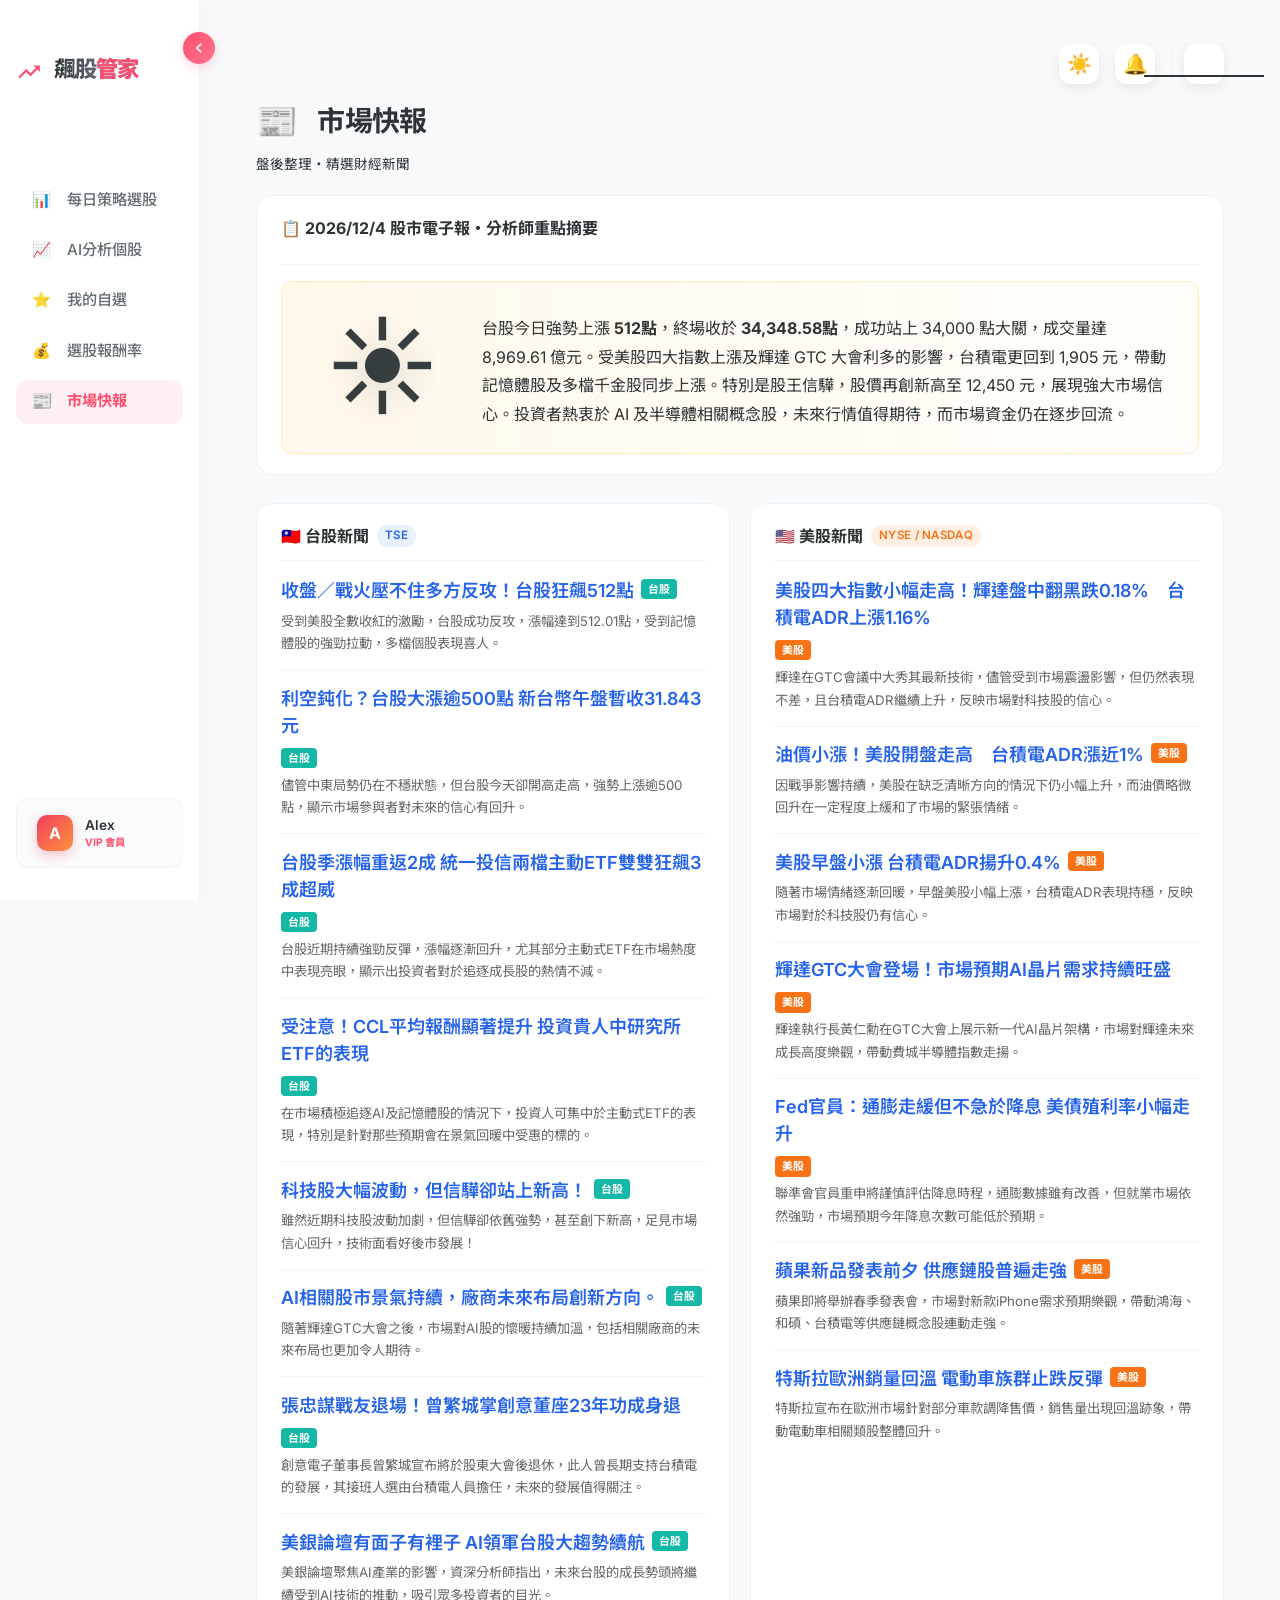
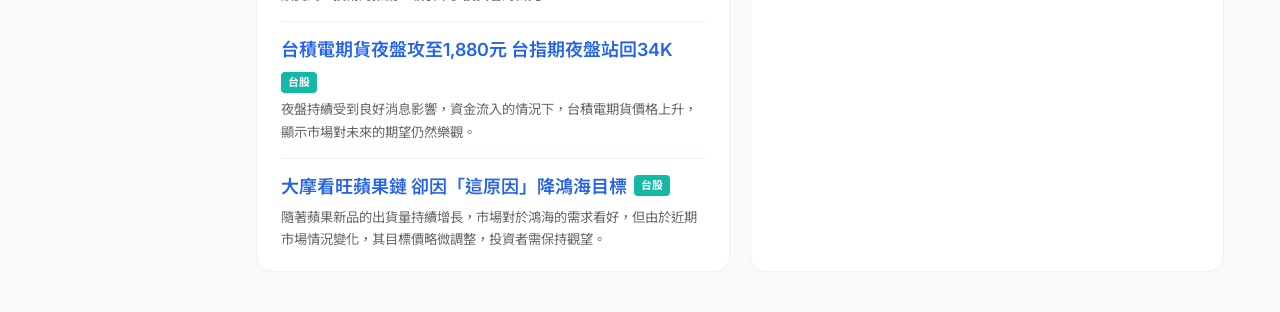
<file: market_news.html>
<!doctype html>
<html lang="zh-TW">
  <head>
    <meta charset="UTF-8" />
    <meta name="viewport" content="width=device-width, initial-scale=1.0" />
    <title>市場快報 - 飆股管家</title>
    <link rel="preconnect" href="https://fonts.googleapis.com" />
    <link rel="preconnect" href="https://fonts.gstatic.com" crossorigin />
    <link href="https://fonts.googleapis.com/css2?family=Inter:wght@300;400;500;600;700&family=Noto+Sans+TC:wght@300;400;500;700&display=swap" rel="stylesheet" />
    <link href="https://fonts.googleapis.com/icon?family=Material+Icons" rel="stylesheet" />
    <link rel="stylesheet" href="css/style.css" />
    <meta name="theme-color" media="(prefers-color-scheme: light)" content="#ffffff" />
    <meta name="theme-color" media="(prefers-color-scheme: dark)" content="#151b2c" />
  </head>
  <body>
    <!-- Full Screen Loader -->
    <div id="loading-overlay" class="loading-overlay">
      <div class="loader-content">
        <div class="loader-spinner"></div>
        <div class="loader-text">飆股<span>管家</span></div>
      </div>
    </div>

    <div class="app-container">
      <!-- Sidebar Placeholder -->
      <div id="sidebar-placeholder"></div>

      <main class="main-content">
        <!-- Desktop Top Bar -->
        <div class="top-bar">

          <div class="top-actions">
            <button class="icon-btn" id="desktop-theme-toggle">☀️</button>
            <button class="icon-btn">🔔</button>
            <div class="user-profile-small">
              <a href="login.html" class="icon-btn logout-desktop" title="登出系統">
                <span class="material-icons">logout</span>
              </a>
            </div>
          </div>
        </div>

        <!-- Mobile Header -->
        <header class="mobile-header">
          <a href="index.html" class="logo-container">
            <div class="logo-icon"><span class="material-icons">trending_up</span></div>
            <h2 class="logo-text">飆股<span>管家</span></h2>
          </a>
          <div class="top-actions">
            <button class="icon-btn" id="mobile-theme-toggle">☀️</button>
            <button class="icon-btn">🔔</button>
            <a href="login.html" class="icon-btn logout-mobile" title="登出系統">
              <span class="material-icons">logout</span>
            </a>
          </div>
        </header>

        <!-- Page Content -->
        <div class="content-area">

          <!-- 標題列 -->
          <div class="title-area mb-20">
            <h2><span class="title-emoji">📰</span> 市場快報</h2>
            <p id="news-subtitle" class="subtitle-text">盤後整理・精選財經新聞</p>
          </div>

          <!-- 今日市場摘要 -->
          <div class="market-summary-card">
            <div class="card-header-line">
              <h3 class="m-0 no-border">📋 <span id="today-date"></span> 股市電子報・分析師重點摘要</h3>
            </div>

            <div id="market-summary-box" class="summary-box optimistic">
              <div class="summary-icon"></div>
              <div class="summary-content">
                台股今日強勢上漲 <strong>512點</strong>，終場收於 <strong>34,348.58點</strong>，成功站上 34,000 點大關，成交量達 8,969.61 億元。受美股四大指數上漲及輝達 GTC 大會利多的影響，台積電更回到 1,905 元，帶動記憶體股及多檔千金股同步上漲。特別是股王信驊，股價再創新高至 12,450 元，展現強大市場信心。投資者熱衷於 AI 及半導體相關概念股，未來行情值得期待，而市場資金仍在逐步回流。
              </div>
            </div>
          </div>

      

          <!-- 雙欄新聞 -->
          <div class="news-columns" id="news-columns">

            <!-- 台股新聞 -->
            <div class="news-column-card">
              <div class="news-column-title">
                🇹🇼 台股新聞
                <span class="col-badge tw">TSE</span>
              </div>
              <div id="tw-news-list"></div>
            </div>

            <!-- 美股新聞 -->
            <div class="news-column-card">
              <div class="news-column-title">
                🇺🇸 美股新聞
                <span class="col-badge us">NYSE / NASDAQ</span>
              </div>
              <div id="us-news-list"></div>
            </div>

          </div>
        </div><!-- /content-area -->
      </main><!-- /main-content -->
    </div><!-- /app-container -->

    <!-- Scripts -->
    <script src="components/loader.js"></script>
    <script>
      // ── 新聞資料 ──
      const twNews = [
        {
          title: "收盤／戰火壓不住多方反攻！台股狂飆512點",
          desc: "受到美股全數收紅的激勵，台股成功反攻，漲幅達到512.01點，受到記憶體股的強勁拉動，多檔個股表現喜人。",
          tag: "tw", url: "#"
        },
        {
          title: "利空鈍化？台股大漲逾500點 新台幣午盤暫收31.843元",
          desc: "儘管中東局勢仍在不穩狀態，但台股今天卻開高走高，強勢上漲逾500點，顯示市場參與者對未來的信心有回升。",
          tag: "tw", url: "#"
        },
        {
          title: "台股季漲幅重返2成 統一投信兩檔主動ETF雙雙狂飆3成超威",
          desc: "台股近期持續強勁反彈，漲幅逐漸回升，尤其部分主動式ETF在市場熱度中表現亮眼，顯示出投資者對於追逐成長股的熱情不減。",
          tag: "tw", url: "#"
        },
        {
          title: "受注意！CCL平均報酬顯著提升 投資貴人中研究所ETF的表現",
          desc: "在市場積極追逐AI及記憶體股的情況下，投資人可集中於主動式ETF的表現，特別是針對那些預期會在景氣回暖中受惠的標的。",
          tag: "tw", url: "#"
        },
        {
          title: "科技股大幅波動，但信驊卻站上新高！",
          desc: "雖然近期科技股波動加劇，但信驊卻依舊強勢，甚至創下新高，足見市場信心回升，技術面看好後市發展！",
          tag: "tw", url: "#"
        },
        {
          title: "AI相關股市景氣持續，廠商未來布局創新方向。",
          desc: "隨著輝達GTC大會之後，市場對AI股的懷暖持續加溫，包括相關廠商的未來布局也更加令人期待。",
          tag: "tw", url: "#"
        },
        {
          title: "張忠謀戰友退場！曾繁城掌創意董座23年功成身退",
          desc: "創意電子董事長曾繁城宣布將於股東大會後退休，此人曾長期支持台積電的發展，其接班人選由台積電人員擔任，未來的發展值得關注。",
          tag: "tw", url: "#"
        },
        {
          title: "美銀論壇有面子有裡子 AI領軍台股大趨勢續航",
          desc: "美銀論壇聚焦AI產業的影響，資深分析師指出，未來台股的成長勢頭將繼續受到AI技術的推動，吸引眾多投資者的目光。",
          tag: "tw", url: "#"
        },
        {
          title: "台積電期貨夜盤攻至1,880元 台指期夜盤站回34K",
          desc: "夜盤持續受到良好消息影響，資金流入的情況下，台積電期貨價格上升，顯示市場對未來的期望仍然樂觀。",
          tag: "tw", url: "#"
        },
        {
          title: "大摩看旺蘋果鏈 卻因「這原因」降鴻海目標",
          desc: "隨著蘋果新品的出貨量持續增長，市場對於鴻海的需求看好，但由於近期市場情況變化，其目標價略微調整，投資者需保持觀望。",
          tag: "tw", url: "#"
        }
      ];

      const usNews = [
        {
          title: "美股四大指數小幅走高！輝達盤中翻黑跌0.18%　台積電ADR上漲1.16%",
          desc: "輝達在GTC會議中大秀其最新技術，儘管受到市場震盪影響，但仍然表現不差，且台積電ADR繼續上升，反映市場對科技股的信心。",
          tag: "us", url: "#"
        },
        {
          title: "油價小漲！美股開盤走高　台積電ADR漲近1%",
          desc: "因戰爭影響持續，美股在缺乏清晰方向的情況下仍小幅上升，而油價略微回升在一定程度上緩和了市場的緊張情緒。",
          tag: "us", url: "#"
        },
        {
          title: "美股早盤小漲 台積電ADR揚升0.4%",
          desc: "隨著市場情緒逐漸回暖，早盤美股小幅上漲，台積電ADR表現持穩，反映市場對於科技股仍有信心。",
          tag: "us", url: "#"
        },
        {
          title: "輝達GTC大會登場！市場預期AI晶片需求持續旺盛",
          desc: "輝達執行長黃仁勳在GTC大會上展示新一代AI晶片架構，市場對輝達未來成長高度樂觀，帶動費城半導體指數走揚。",
          tag: "us", url: "#"
        },
        {
          title: "Fed官員：通膨走緩但不急於降息 美債殖利率小幅走升",
          desc: "聯準會官員重申將謹慎評估降息時程，通膨數據雖有改善，但就業市場依然強勁，市場預期今年降息次數可能低於預期。",
          tag: "us", url: "#"
        },
        {
          title: "蘋果新品發表前夕 供應鏈股普遍走強",
          desc: "蘋果即將舉辦春季發表會，市場對新款iPhone需求預期樂觀，帶動鴻海、和碩、台積電等供應鏈概念股連動走強。",
          tag: "us", url: "#"
        },
        {
          title: "特斯拉歐洲銷量回溫 電動車族群止跌反彈",
          desc: "特斯拉宣布在歐洲市場針對部分車款調降售價，銷售量出現回溫跡象，帶動電動車相關類股整體回升。",
          tag: "us", url: "#"
        }
      ];

      // ── 渲染新聞 ──
      function renderNews(data, containerId) {
        const container = document.getElementById(containerId);
        container.innerHTML = data.map(item => `
          <div class="news-item" onclick="window.open('${item.url}','_blank')">
            <div class="news-item-title">
              <span>${item.title}</span>
              <span class="news-tag ${item.tag}">${item.tag === 'tw' ? '台股' : '美股'}</span>
            </div>
            <div class="news-item-desc">${item.desc}</div>
          </div>
        `).join('');
      }

      // ── 今日日期 ──
      document.addEventListener('DOMContentLoaded', () => {
        const today = new Date();
        const dateStr = today.toLocaleDateString('zh-TW', { year: 'numeric', month: 'numeric', day: 'numeric' });
        const dateEl = document.getElementById('today-date');
        if (dateEl) dateEl.textContent = dateStr;

        renderNews(twNews, 'tw-news-list');
        renderNews(usNews, 'us-news-list');

        // 隱藏 loading
        const overlay = document.getElementById('loading-overlay');
        if (overlay) {
          overlay.classList.add('fade-out');
          setTimeout(() => { overlay.style.display = 'none'; }, 500);
        }
      });
    </script>

    <script src="components/loader.js"></script>
  </body>
</html>
</file>
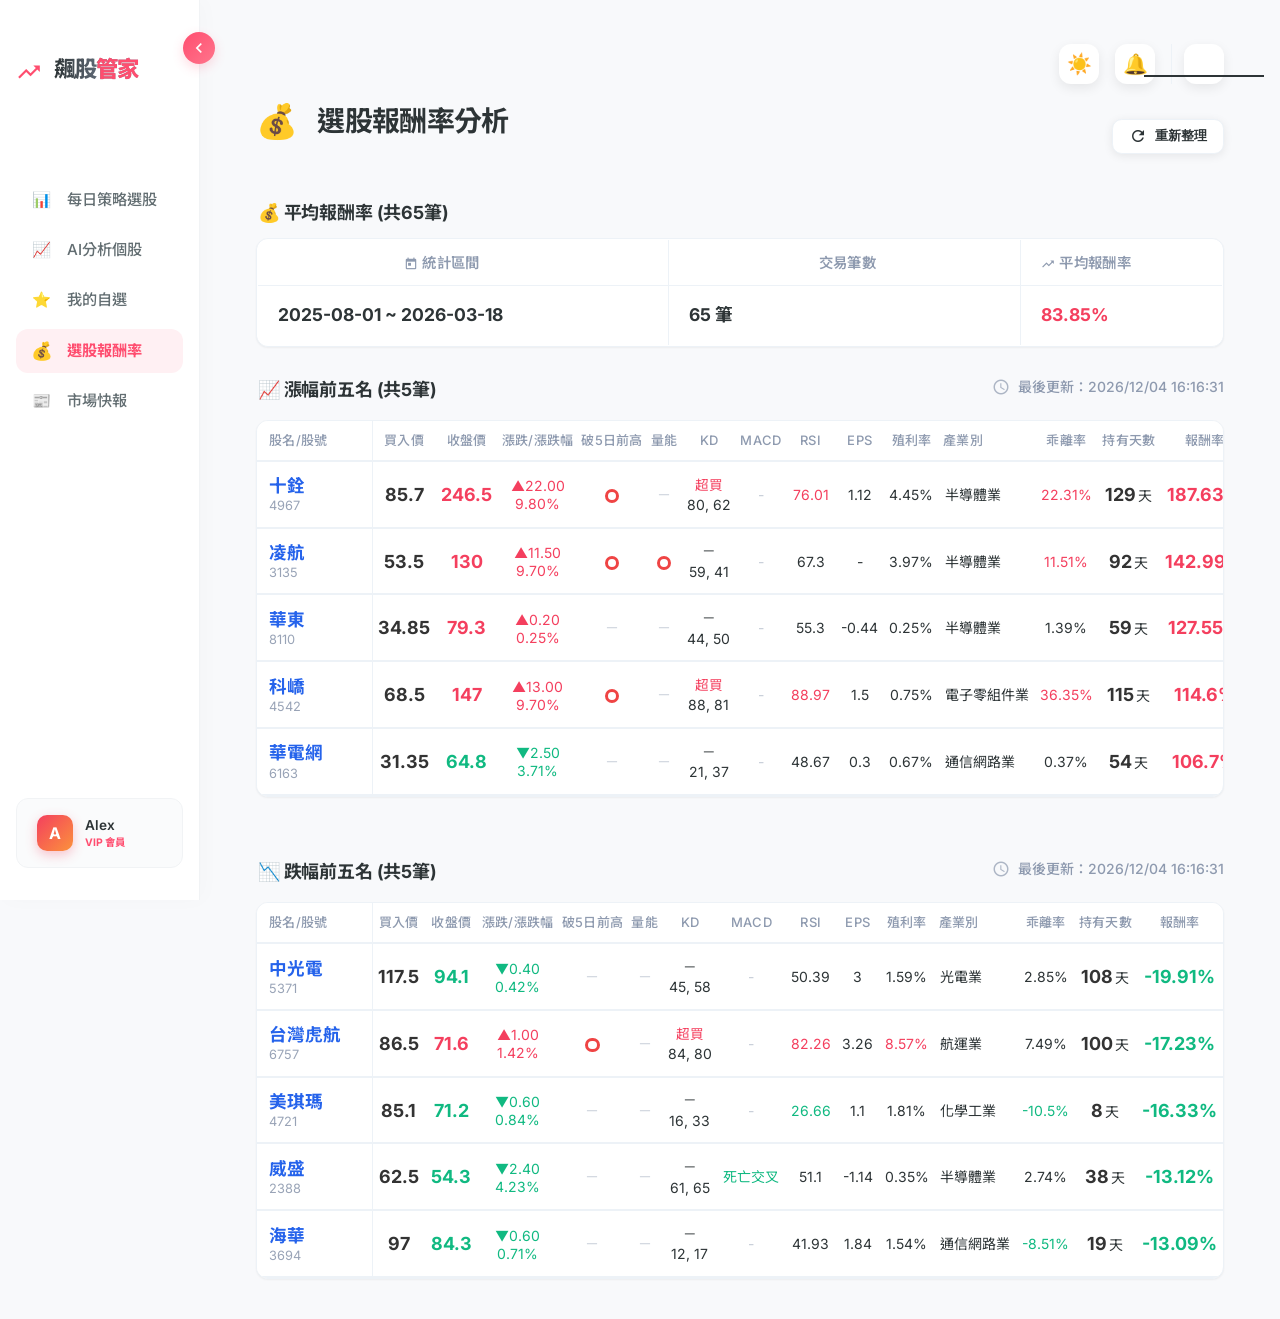
<file: performance.html>
<!doctype html>
<html lang="zh-TW">

<head>
  <meta charset="UTF-8" />
  <meta name="viewport" content="width=device-width, initial-scale=1.0" />
  <title>選股報酬率 - 飆股管家</title>
  <link rel="preconnect" href="https://fonts.googleapis.com" />
  <link rel="preconnect" href="https://fonts.gstatic.com" crossorigin />
  <link
    href="https://fonts.googleapis.com/css2?family=Inter:wght@300;400;500;600;700&family=Noto+Sans+TC:wght@300;400;500;700&display=swap"
    rel="stylesheet" />
  <link href="https://fonts.googleapis.com/icon?family=Material+Icons" rel="stylesheet" />
  <link rel="stylesheet" href="https://cdn.jsdelivr.net/npm/swiper@11/swiper-bundle.min.css" />
  <link rel="stylesheet" href="css/style.css" />
  <meta name="theme-color" media="(prefers-color-scheme: light)" content="#ffffff" />
  <meta name="theme-color" media="(prefers-color-scheme: dark)" content="#151b2c" />
</head>

<body class="">
  <!-- Full Screen Loader -->
  <div id="loading-overlay" class="loading-overlay">
    <div class="loader-content">
      <div class="loader-spinner"></div>
      <div class="loader-text">飆股<span>管家</span></div>
    </div>
  </div>
  <div class="app-container">
    <!-- Sidebar Placeholder -->
    <div id="sidebar-placeholder"></div>
    <!-- Main Content -->
    <main class="main-content">
      <!-- Dashboard Top Bar (Desktop) -->
      <div class="top-bar">
        <div class="top-actions">
          <button class="icon-btn" id="desktop-theme-toggle">☀️</button>
          <button class="icon-btn">🔔</button>
          <div class="user-profile-small">
            <a href="login.html" class="icon-btn logout-desktop" title="登出系統">
              <span class="material-icons">logout</span>
            </a>
          </div>
        </div>
      </div>
      <header class="mobile-header">
        <a href="index.html" class="logo-container">
          <div class="logo-icon"><span class="material-icons">trending_up</span></div>
          <h2 class="logo-text">飆股<span>管家</span></h2>
        </a>
        <div class="top-actions">
          <button class="icon-btn" id="mobile-theme-toggle">☀️</button>
          <button class="icon-btn">🔔</button>
          <a href="login.html" class="icon-btn logout-mobile" title="登出系統">
            <span class="material-icons">logout</span>
          </a>
        </div>
      </header>
      <section class="content-header">
        <div class="title-area">
          <h2><span class="title-emoji">💰</span> 選股報酬率分析</h2>
        </div>
        <div class="action-area">
          <button class="btn btn-secondary btn-sm" id="refresh-btn">
            <span class="material-icons">refresh</span> 重新整理 </button>
        </div>
      </section>
      <!-- Performance Summary Table -->
      <h3 class="table-section-title">💰 平均報酬率 (共<span id="summary-total-count">0</span>筆)</h3>
      <div class="table-container summary-table-container">
        <div class="scroll-wrapper">
          <table class="summary-performance-table">
            <thead>
              <tr>
                <th><span class="material-icons icon-sm">calendar_today</span> 統計區間</th>
                <th><span class="material-icons icon-sm">bar_chart</span> 交易筆數</th>
                <th><span class="material-icons icon-sm">trending_up</span> 平均報酬率</th>
              </tr>
            </thead>
            <tbody>
              <tr>
                <td id="perf-period">2025-08-01 ~ 2026-03-18</td>
                <td id="perf-count">65 筆</td>
                <td id="perf-avg-roi" class="up">83.85%</td>
              </tr>
            </tbody>
          </table>
        </div>
      </div>
      <!-- Gainers Table -->
      <div class="table-header-group">
        <h3 class="table-section-title">📈 漲幅前五名 (共5筆)</h3>
        <div class="last-update" id="gainers-update-time">最後更新：----/--/-- --:--:--</div>
      </div>
      <div class="table-container">
        <div class="scroll-wrapper">
          <table id="gainers-table">
            <thead>
              <tr>
                <th class="sticky-col-1">股名/股號</th>
                <th class="text-center">買入價</th>
                <th class="text-center">收盤價</th>
                <th class="text-center">漲跌/漲跌幅</th>
                <th class="text-center">破5日前高</th>
                <th class="text-center">量能</th>
                <th class="text-center">KD</th>
                <th class="text-center">MACD</th>
                <th class="text-center">RSI</th>
                <th class="text-center">EPS</th>
                <th class="text-center">殖利率</th>
                <th>產業別</th>
                <th class="text-center">乖離率</th>
                <th class="text-center">持有天數</th>
                <th class="text-center">報酬率</th>
              </tr>
            </thead>
            <tbody id="gainers-body">
              <!-- Data populated by JS -->
            </tbody>
          </table>
        </div>
      </div>
      <!-- Losers Table -->
      <div class="table-header-group mt-32">
        <h3 class="table-section-title">📉 跌幅前五名 (共5筆)</h3>
        <div class="last-update" id="losers-update-time">最後更新：----/--/-- --:--:--</div>
      </div>
      <div class="table-container">
        <div class="scroll-wrapper">
          <table id="losers-table">
            <thead>
              <tr>
                <th class="sticky-col-1">股名/股號</th>
                <th class="text-center">買入價</th>
                <th class="text-center">收盤價</th>
                <th class="text-center">漲跌/漲跌幅</th>
                <th class="text-center">破5日前高</th>
                <th class="text-center">量能</th>
                <th class="text-center">KD</th>
                <th class="text-center">MACD</th>
                <th class="text-center">RSI</th>
                <th class="text-center">EPS</th>
                <th class="text-center">殖利率</th>
                <th>產業別</th>
                <th class="text-center">乖離率</th>
                <th class="text-center">持有天數</th>
                <th class="text-center">報酬率</th>
              </tr>
            </thead>
            <tbody id="losers-body">
              <!-- Data populated by JS -->
            </tbody>
          </table>
        </div>
      </div>
    </main>
  </div>
  <script src="https://cdn.jsdelivr.net/npm/swiper@11/swiper-bundle.min.js"></script>
  <script src="components/loader.js"></script>
  <script src="js/performance_script.js"></script>
</body>

</html>
</file>
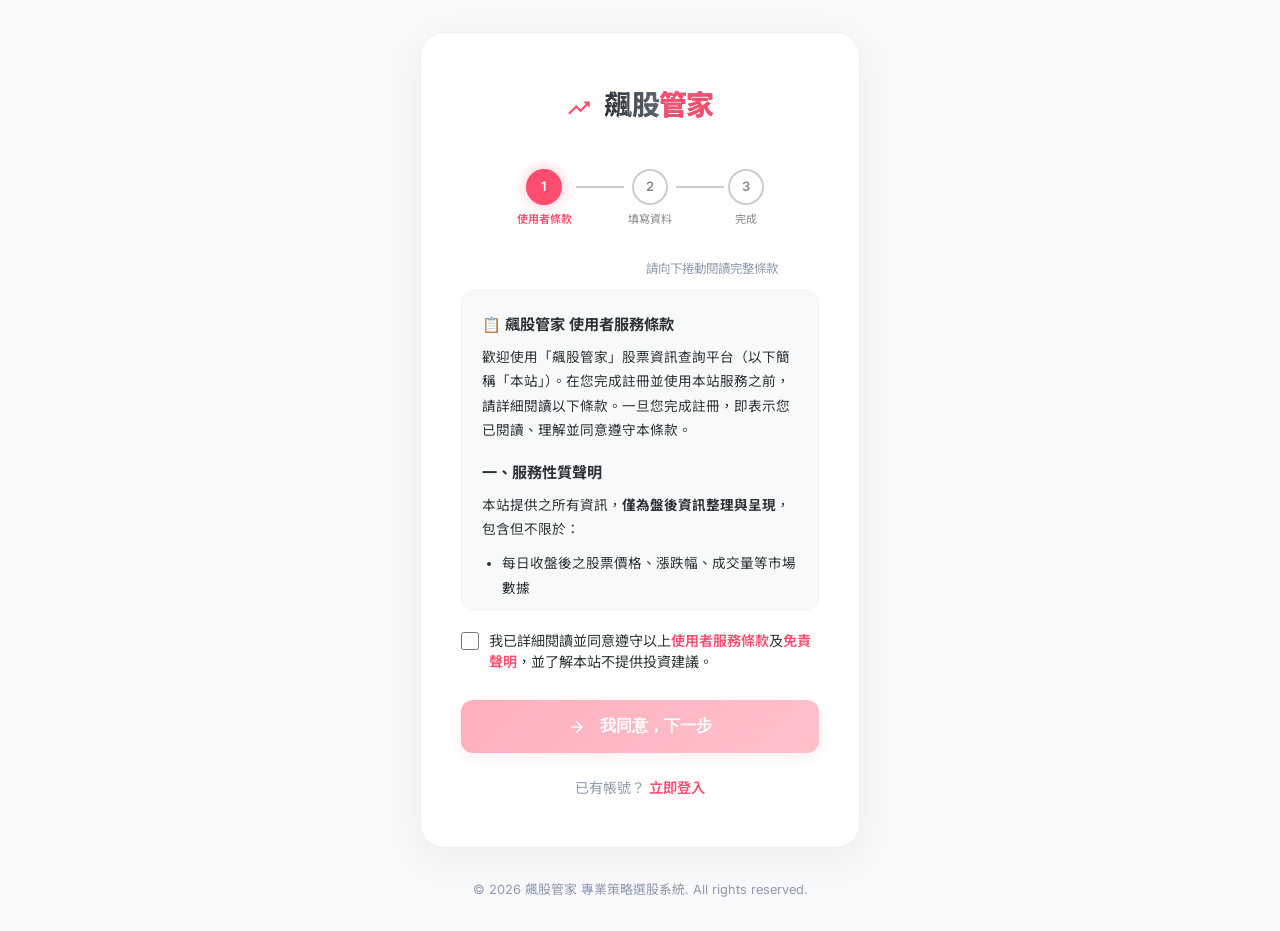
<file: register.html>
<!doctype html>
<html lang="zh-TW">
  <head>
    <meta charset="UTF-8" />
    <meta name="viewport" content="width=device-width, initial-scale=1.0" />
    <title>立即註冊 - 飆股管家</title>
    <link rel="preconnect" href="https://fonts.googleapis.com" />
    <link rel="preconnect" href="https://fonts.gstatic.com" crossorigin />
    <link
      href="https://fonts.googleapis.com/css2?family=Inter:wght@300;400;500;600;700&family=Noto+Sans+TC:wght@300;400;500;700&display=swap"
      rel="stylesheet"
    />
    <link href="https://fonts.googleapis.com/icon?family=Material+Icons" rel="stylesheet" />
    <link rel="stylesheet" href="css/style.css" />
    <style>
      /* ── 步驟面板撐滿 ── */
      .step-panel { width: 100%; }

      /* ── 步驟指示器 ── */
      .steps-indicator {
        display: flex;
        align-items: center;
        justify-content: center;
        gap: 0;
        margin: 0 0 2rem 0;
      }
      .step-item {
        display: flex;
        flex-direction: column;
        align-items: center;
        gap: 6px;
      }
      .step-circle {
        width: 36px;
        height: 36px;
        border-radius: 50%;
        display: flex;
        align-items: center;
        justify-content: center;
        font-size: 13px;
        font-weight: 600;
        border: 2px solid var(--border-color, #ccc);
        color: var(--text-secondary, #888);
        background: transparent;
        transition: all 0.3s ease;
      }
      .step-item.active .step-circle {
        background: var(--primary, #ff5b7a);
        border-color: var(--primary, #ff5b7a);
        color: #fff;
        box-shadow: 0 0 14px rgba(255, 91, 122, 0.4);
      }
      .step-item.done .step-circle {
        background: #22c55e;
        border-color: #22c55e;
        color: #fff;
      }
      .step-label {
        font-size: 11px;
        color: var(--text-secondary, #888);
        white-space: nowrap;
      }
      .step-item.active .step-label {
        color: var(--primary, #ff5b7a);
        font-weight: 600;
      }
      .step-item.done .step-label { color: #22c55e; }
      .step-line {
        width: 48px;
        height: 2px;
        background: var(--border-color, #ccc);
        margin: 0 4px;
        margin-bottom: 22px;
        flex-shrink: 0;
        transition: background 0.3s ease;
      }
      .step-line.done { background: #22c55e; }

      /* ── 步驟面板 ── */
      .step-panel { display: none; animation: fadeIn 0.35s ease; }
      .step-panel.active { display: block; }
      @keyframes fadeIn {
        from { opacity: 0; transform: translateY(8px); }
        to   { opacity: 1; transform: translateY(0); }
      }

      /* ── 條款區塊 ── */
      .terms-box {
        background: var(--bg-main, #f5f7fb);
        border: 1.5px solid var(--border, #e0e0e0);
        border-radius: 0.75rem;
        padding: 1.25rem 1.25rem;
        max-height: 320px;
        overflow-y: auto;
        font-size: 0.85rem;
        line-height: 1.8;
        color: var(--text-main, #333);
        margin-bottom: 1.25rem;
        scroll-behavior: smooth;
      }
      .terms-box::-webkit-scrollbar { width: 6px; }
      .terms-box::-webkit-scrollbar-thumb {
        background: var(--border, #d0d0d0);
        border-radius: 4px;
      }
      .terms-box h3 {
        font-size: 0.95rem;
        font-weight: 700;
        color: var(--text-main, #222);
        margin: 1rem 0 0.4rem;
      }
      .terms-box h3:first-child { margin-top: 0; }
      .terms-box p { margin: 0 0 0.6rem; }
      .terms-box ul {
        padding-left: 1.25rem;
        margin: 0 0 0.6rem;
      }
      .terms-box ul li { margin-bottom: 0.3rem; }
      .terms-warning {
        background: rgba(255, 91, 122, 0.07);
        border-left: 3px solid var(--primary, #ff5b7a);
        border-radius: 4px;
        padding: 0.6rem 0.9rem;
        font-weight: 600;
        color: var(--primary, #ff5b7a);
        margin-top: 0.75rem;
      }
      .scroll-hint {
        text-align: center;
        font-size: 0.78rem;
        color: var(--text-muted, #aaa);
        margin-bottom: 0.75rem;
        display: flex;
        align-items: center;
        justify-content: center;
        gap: 4px;
      }
      .scroll-hint .material-icons { font-size: 14px; }

      /* ── 同意勾選 ── */
      .agree-row {
        display: flex;
        align-items: flex-start;
        gap: 0.6rem;
        margin-bottom: 1.25rem;
        cursor: pointer;
      }
      .agree-row input[type="checkbox"] {
        width: 18px !important;
        height: 18px;
        min-width: 18px;
        margin-top: 2px;
        accent-color: var(--primary, #ff5b7a);
        cursor: pointer;
        padding: 0 !important;
        box-sizing: border-box;
      }
      .agree-row label {
        font-size: 0.88rem;
        color: var(--text-main, #333);
        cursor: pointer;
        line-height: 1.5;
      }
      .agree-row label a {
        color: var(--primary, #ff5b7a);
        text-decoration: none;
        font-weight: 600;
      }

      /* ── 密碼強度 ── */
      .strength-bar-wrap {
        display: flex;
        gap: 6px;
        margin: 6px 0 4px;
      }
      .strength-seg {
        flex: 1;
        height: 4px;
        border-radius: 4px;
        background: var(--border, #e0e0e0);
        transition: background 0.3s;
      }
      .strength-label {
        font-size: 11px;
        color: var(--text-muted, #aaa);
        margin-bottom: 0.75rem;
      }

      /* ── 密碼顯示/隱藏 ── */
      .password-wrap { position: relative; }
      .password-wrap input { padding-right: 2.8rem !important; }
      .toggle-pw {
        position: absolute;
        right: 12px;
        top: 50%;
        transform: translateY(-50%);
        background: none;
        border: none;
        cursor: pointer;
        color: var(--text-muted, #aaa);
        padding: 0;
        display: flex;
        align-items: center;
      }

      /* ── 成功畫面 ── */
      .success-icon {
        width: 72px;
        height: 72px;
        border-radius: 50%;
        background: rgba(34, 197, 94, 0.12);
        display: flex;
        align-items: center;
        justify-content: center;
        margin: 0 auto 1.25rem;
      }
      .success-icon .material-icons { font-size: 40px; color: #22c55e; }
      .success-title {
        font-size: 1.2rem;
        font-weight: 700;
        color: var(--text-main, #222);
        text-align: center;
        margin-bottom: 0.5rem;
      }
      .success-desc {
        font-size: 0.85rem;
        color: var(--text-muted, #888);
        text-align: center;
        line-height: 1.7;
        margin-bottom: 1.75rem;
      }

      /* ── 輸入框大小 ── */
      .login-actions .form-group input,
      .password-wrap input {
        width: 100%;
        box-sizing: border-box;
        padding: 0.875rem 1rem;
        font-size: 0.95rem;
      }

      /* ── 名稱列 (雙欄) ── */
      .name-row {
        display: grid;
        grid-template-columns: 1fr 1fr;
        gap: 0.75rem;
      }
    </style>
    <meta name="theme-color" media="(prefers-color-scheme: light)" content="#ffffff" />
    <meta name="theme-color" media="(prefers-color-scheme: dark)" content="#151b2c" />
  </head>
  <body class="login-page">
    <div class="login-container">
      <div class="login-card">

        <!-- Logo -->
        <div class="login-logo">
          <div class="logo-icon"><span class="material-icons">trending_up</span></div>
          <h1 class="logo-text">飆股<span>管家</span></h1>
        </div>

        <!-- 步驟指示器 -->
        <div class="steps-indicator">
          <div class="step-item active" id="si-1">
            <div class="step-circle">1</div>
            <div class="step-label">使用者條款</div>
          </div>
          <div class="step-line" id="sl-1"></div>
          <div class="step-item" id="si-2">
            <div class="step-circle">2</div>
            <div class="step-label">填寫資料</div>
          </div>
          <div class="step-line" id="sl-2"></div>
          <div class="step-item" id="si-3">
            <div class="step-circle">3</div>
            <div class="step-label">完成</div>
          </div>
        </div>

        <!-- ── Step 1：使用者條款 ── -->
        <div class="step-panel active" id="panel-1">
          <div class="scroll-hint">
            <span class="material-icons">swipe_down</span> 請向下捲動閱讀完整條款
          </div>
          <div class="terms-box" id="terms-box">
            <h3>📋 飆股管家 使用者服務條款</h3>
            <p>歡迎使用「飆股管家」股票資訊查詢平台（以下簡稱「本站」）。在您完成註冊並使用本站服務之前，請詳細閱讀以下條款。一旦您完成註冊，即表示您已閱讀、理解並同意遵守本條款。</p>

            <h3>一、服務性質聲明</h3>
            <p>本站提供之所有資訊，<strong>僅為盤後資訊整理與呈現</strong>，包含但不限於：</p>
            <ul>
              <li>每日收盤後之股票價格、漲跌幅、成交量等市場數據</li>
              <li>技術指標（KDJ、MACD、RSI 等）之計算結果</li>
              <li>AI 量化評分與策略選股排行</li>
              <li>個股基本面資料（EPS、殖利率、產業別等）</li>
            </ul>
            <p>以上資訊均為歷史資料之呈現，<strong>不構成任何形式之投資建議、要約或勸誘。</strong></p>

            <h3>二、免責聲明</h3>
            <ul>
              <li>本站<strong>不提供買賣建議</strong>，平台所呈現之任何評分、排行、指標，均不代表本站對特定股票之投資立場。</li>
              <li>本站<strong>不保證資訊之即時性與準確性</strong>，資料可能存在延遲或誤差，請以官方交易所資料為準。</li>
              <li>投資人應<strong>自行承擔投資決策之風險</strong>，本站對因參考本站資訊而造成之任何損失，不負任何法律責任。</li>
              <li>股票市場具有高度風險，過去績效<strong>不代表未來報酬</strong>，請謹慎評估自身風險承受能力。</li>
            </ul>

            <h3>三、使用者義務</h3>
            <ul>
              <li>您須年滿 18 歲或具備完全行為能力方可使用本服務。</li>
              <li>您同意不將本站資訊用於商業用途、轉售或二次散布。</li>
              <li>您同意不以任何方式干擾、破壞本站之正常運作。</li>
              <li>您須對帳號安全負責，不得將帳號轉讓予第三人使用。</li>
            </ul>

            <h3>四、帳號與隱私</h3>
            <p>本站依《個人資料保護法》蒐集必要之個人資訊，僅用於提供服務及改善使用體驗，不會在未取得您同意之情形下提供予第三方。詳細隱私政策請參閱本站隱私權聲明。</p>

            <h3>五、條款修訂</h3>
            <p>本站保留隨時修訂本條款之權利，修訂後之條款將公告於本站，繼續使用本服務即視為同意修訂後之條款。</p>

            <div class="terms-warning">
              ⚠️ 重要聲明：本站所有內容僅供參考，不構成投資建議。投資決策請自行判斷，風險自負。
            </div>
          </div>

          <!-- 同意勾選 -->
          <div class="agree-row" onclick="document.getElementById('agree-check').click()">
            <input type="checkbox" id="agree-check" onclick="event.stopPropagation(); toggleAgreeBtn()" />
            <label for="agree-check" onclick="event.preventDefault()">
              我已詳細閱讀並同意遵守以上<a href="#">使用者服務條款</a>及<a href="#">免責聲明</a>，並了解本站不提供投資建議。
            </label>
          </div>

          <div class="login-actions" style="padding-top: 0;">
            <button class="btn btn-primary login-submit-btn" id="btn-next" onclick="goStep2()" disabled
              style="opacity: 0.45; cursor: not-allowed;">
              <span class="material-icons" style="font-size:18px;vertical-align:middle;margin-right:6px;">arrow_forward</span>
              我同意，下一步
            </button>
          </div>
        </div>

        <!-- ── Step 2：填寫資料 ── -->
        <div class="step-panel" id="panel-2">
          <div class="login-actions">
            <!-- 姓名雙欄 -->
            <div class="name-row">
              <div class="form-group">
                <label>姓氏</label>
                <input type="text" id="last-name" placeholder="王" />
              </div>
              <div class="form-group">
                <label>名字</label>
                <input type="text" id="first-name" placeholder="小明" />
              </div>
            </div>

            <div class="form-group">
              <label>電子郵件</label>
              <input type="email" id="reg-email" placeholder="example@email.com" />
            </div>

            <div class="form-group">
              <label>密碼</label>
              <div class="password-wrap">
                <input type="password" id="reg-pw" placeholder="至少 8 個字元" oninput="checkStrength(this.value)" />
                <button class="toggle-pw" type="button" onclick="togglePw('reg-pw', this)">
                  <span class="material-icons" style="font-size:20px;">visibility_off</span>
                </button>
              </div>
              <div class="strength-bar-wrap">
                <div class="strength-seg" id="seg-1"></div>
                <div class="strength-seg" id="seg-2"></div>
                <div class="strength-seg" id="seg-3"></div>
                <div class="strength-seg" id="seg-4"></div>
              </div>
              <div class="strength-label" id="strength-label">密碼強度：—</div>
            </div>

            <div class="form-group">
              <label>確認密碼</label>
              <div class="password-wrap">
                <input type="password" id="reg-cpw" placeholder="請再輸入一次密碼" />
                <button class="toggle-pw" type="button" onclick="togglePw('reg-cpw', this)">
                  <span class="material-icons" style="font-size:20px;">visibility_off</span>
                </button>
              </div>
            </div>

            <button class="btn btn-primary login-submit-btn" onclick="goSuccess()">
              <span class="material-icons" style="font-size:18px;vertical-align:middle;margin-right:6px;">person_add</span>
              立即建立帳號
            </button>
          </div>
        </div>

        <!-- ── Step 3：完成 ── -->
        <div class="step-panel" id="panel-success">
          <div class="success-icon">
            <span class="material-icons">check_circle</span>
          </div>
          <div class="success-title">🎉 帳號建立成功！</div>
          <div class="success-desc">
            歡迎加入飆股管家！<br>
            您已成功完成註冊，<br>
            現在可以開始使用所有功能。
          </div>
          <button class="btn btn-primary login-submit-btn" onclick="location.href='login.html'">
            <span class="material-icons" style="font-size:18px;vertical-align:middle;margin-right:6px;">login</span>
            前往登入
          </button>
        </div>

        <!-- Footer -->
        <div class="login-footer" style="margin-top: 1.5rem;">
          <span>已有帳號？ <a href="login.html">立即登入</a></span>
        </div>
      </div>

      <div class="login-copyright">
        &copy; 2026 飆股管家 專業策略選股系統. All rights reserved.
      </div>
    </div>

    <script>
      /* ── 步驟切換 ── */
      function showPanel(id) {
        document.querySelectorAll('.step-panel').forEach(p => p.classList.remove('active'));
        document.getElementById(id).classList.add('active');
      }

      function setDone(n) {
        const si = document.getElementById('si-' + n);
        si.classList.remove('active');
        si.classList.add('done');
        si.querySelector('.step-circle').innerHTML =
          '<span class="material-icons" style="font-size:16px;">check</span>';
        const sl = document.getElementById('sl-' + n);
        if (sl) sl.classList.add('done');
      }

      function setActive(n) {
        document.getElementById('si-' + n).classList.add('active');
      }

      /* ── Step 1 → Step 2 ── */
      function goStep2() {
        if (!document.getElementById('agree-check').checked) return;
        setDone(1);
        setActive(2);
        showPanel('panel-2');
      }

      /* ── Step 2 → 完成 ── */
      function goSuccess() {
        const lastName  = document.getElementById('last-name').value.trim();
        const firstName = document.getElementById('first-name').value.trim();
        const email     = document.getElementById('reg-email').value.trim();
        const pw        = document.getElementById('reg-pw').value;
        const cpw       = document.getElementById('reg-cpw').value;

        if (!lastName || !firstName) { alert('請輸入姓名！'); return; }
        if (!email || !/^[^\s@]+@[^\s@]+\.[^\s@]+$/.test(email)) { alert('請輸入有效的電子郵件！'); return; }
        if (pw.length < 8) { alert('密碼至少需要 8 個字元！'); return; }
        if (pw !== cpw) { alert('兩次輸入的密碼不一致！'); return; }

        setDone(2);
        setActive(3);
        showPanel('panel-success');
      }

      /* ── 同意按鈕開關 ── */
      function toggleAgreeBtn() {
        const checked = document.getElementById('agree-check').checked;
        const btn = document.getElementById('btn-next');
        btn.disabled = !checked;
        btn.style.opacity = checked ? '1' : '0.45';
        btn.style.cursor  = checked ? 'pointer' : 'not-allowed';
      }

      /* ── 密碼強度 ── */
      function checkStrength(val) {
        let score = 0;
        if (val.length >= 8)        score++;
        if (/[A-Z]/.test(val))      score++;
        if (/[0-9]/.test(val))      score++;
        if (/[^A-Za-z0-9]/.test(val)) score++;
        const colors = ['#ef4444', '#f97316', '#eab308', '#22c55e'];
        const labels = ['太弱', '尚可', '強', '非常強'];
        document.querySelectorAll('.strength-seg').forEach((s, i) => {
          s.style.background = i < score ? colors[score - 1] : '';
        });
        document.getElementById('strength-label').textContent =
          score === 0 ? '密碼強度：—' : '密碼強度：' + labels[score - 1];
      }

      /* ── 顯示/隱藏密碼 ── */
      function togglePw(id, btn) {
        const inp  = document.getElementById(id);
        const icon = btn.querySelector('.material-icons');
        inp.type = inp.type === 'password' ? 'text' : 'password';
        icon.textContent = inp.type === 'password' ? 'visibility_off' : 'visibility';
      }

      /* ── 條款捲到底才亮起勾選 (可選) ── */
      const termsBox = document.getElementById('terms-box');
      const agreeCheck = document.getElementById('agree-check');
      termsBox.addEventListener('scroll', () => {
        if (termsBox.scrollTop + termsBox.clientHeight >= termsBox.scrollHeight - 10) {
          agreeCheck.disabled = false;
        }
      });
    </script>
  </body>
</html>
</file>
<file: css/style.css>
:root {
    /* Modern SaaS Inspired Light Mode - Warmer Tone */
    --bg-main: #f8f9fb; /* Light soft gray from image */
    --bg-card: #ffffff; 
    --bg-stat: #ffffff; 
    --text-main: #2d3436; /* Clean dark text */
    --text-muted: #8e9aaf; /* Soft slate muted text */
    --border: #edf2f7; 
    --table-border: #edf2f7;
    --primary: #ff4d6f; /* Signature Pinkish-Red from image */
    --primary-light: #fff0f3;
    --primary-hover: #e63958;
    --primary-gradient: linear-gradient(135deg, #ff4d6f 0%, #ff758c 100%);
    --up-color: #f43f5e; /* Data red - kept independent */
    --down-color: #10b981; /* Data green - kept independent */
    --neutral: #636e72;
    --table-header-bg: #ffffff;
    --sticky-bg: #ffffff;
    --primary-shadow: rgba(255, 77, 111, 0.2);
    --stock-name: #2563eb;
    
    /* Sidebar Light Theme - Clean White */
    --sidebar-bg: #ffffff;
    --sidebar-border: #f1f3f5;
    --sidebar-text: #636e72;
    --sidebar-text-hover: #ff4d6f;
    --sidebar-user-bg: #fafbfc;
    --sidebar-shadow: 4px 0 20px rgba(0, 0, 0, 0.02);
    
    /* Modern Soft Elevations */
    --shadow-sm: 0 1px 2px 0 rgb(0 0 0 / 0.05);
    --shadow-md: 0 4px 6px -1px rgb(0 0 0 / 0.1), 0 2px 4px -2px rgb(0 0 0 / 0.1);
    --shadow-lg: 0 10px 15px -3px rgb(0 0 0 / 0.1), 0 4px 6px -4px rgb(0 0 0 / 0.1);
    
    --card-shadow: var(--shadow-sm);
    --table-hover: #f1f5f9;
    --table-stripe: #f8fafc;
    --sticky-hover: #f1f5f9; /* Solid hover for light mode */
    --sidebar-width: 200px;
    --sticky-bg: var(--bg-card);
}

/* Loading Overlay */
.loading-overlay {
    position: fixed;
    top: 0;
    left: 0;
    width: 100%;
    height: 100%;
    background: var(--bg-main);
    display: flex;
    justify-content: center;
    align-items: center;
    z-index: 10000;
    transition: opacity 0.5s ease, visibility 0.5s ease;
}

.loading-overlay.fade-out {
    opacity: 0;
    visibility: hidden;
}

.loader-content {
    display: flex;
    flex-direction: column;
    align-items: center;
    gap: 1.5rem;
}

.loader-spinner {
    width: 48px;
    height: 48px;
    border: 4px solid var(--primary-light);
    border-top: 4px solid var(--primary);
    border-radius: 50%;
    animation: spin 1s linear infinite;
}

.loader-text {
    font-size: 1.5rem;
    font-weight: 800;
    color: var(--text-main);
    letter-spacing: 0.1em;
}

.loader-text span {
    color: var(--primary);
}

@keyframes spin {
    0% { transform: rotate(0deg); }
    100% { transform: rotate(360deg); }
}

/* Modal / Lightbox Confirmation */
.modal-overlay {
    position: fixed;
    top: 0;
    left: 0;
    width: 100%;
    height: 100%;
    background: rgba(0, 0, 0, 0.3);
    backdrop-filter: blur(10px) saturate(160%);
    -webkit-backdrop-filter: blur(10px) saturate(160%);
    display: flex;
    justify-content: center;
    align-items: center;
    z-index: 20000;
    opacity: 0;
    visibility: hidden;
    transition: all 0.3s ease;
}

.modal-overlay.active {
    opacity: 1;
    visibility: visible;
}

.modal-content {
    background: var(--bg-card);
    padding: 2.25rem;
    border-radius: 1.5rem;
    box-shadow: 0 20px 40px rgba(0, 0, 0, 0.15);
    width: 90%;
    max-width: 400px;
    text-align: center;
    border: 1px solid var(--border);
    transform: scale(0.9);
    transition: all 0.3s cubic-bezier(0.34, 1.56, 0.64, 1);
}

.modal-overlay.active .modal-content {
    transform: scale(1);
}

.modal-icon {
    font-size: 3rem;
    color: var(--primary);
    background: var(--primary-light);
    width: 4rem;
    height: 4rem;
    line-height: 4rem;
    border-radius: 50%;
    margin-bottom: 1rem;
    display: inline-block;
}

.modal-content h3 {
    margin-bottom: 0.75rem;
    font-weight: 700;
}

.modal-content p {
    color: var(--text-muted);
    margin-bottom: 1.75rem;
    line-height: 1.6;
}

.modal-footer {
    display: flex;
    gap: 0.75rem;
    justify-content: center;
}


body.dark-theme {
    /* Dark Premium Warm Red Theme - Updated to #ff5b7a */
    --bg-main: #0b0f19; /* Deep space black Blue-ish Tint */
    --bg-card: #151b2c; /* Deep slate card */
    --bg-stat: #151b2c;
    --text-main: #f8fafc;
    --text-muted: #94a3b8;
    --border: rgba(255, 255, 255, 0.08); /* Minimalist border */
    --table-border: rgba(255, 255, 255, 0.08);
    --card-shadow: 0 10px 30px -3px rgba(0, 0, 0, 0.5);
    --primary: #ff5b7a;
    --primary-light: rgba(255, 91, 122, 0.1);
    --table-header-bg: #1e2538;
    --table-hover: #1e2538; /* Solid hover color for dark mode */
    --table-stripe: rgba(255, 255, 255, 0.02);
    --sticky-bg: #151b2c; /* Solid background */
    --sticky-hover: #1e2538; /* Solid hover for sticky columns */
    --bg-dark: #080b14;
    --primary-shadow: rgba(255, 91, 122, 0.25);
    --up-color: #ff5b7a;
    --stock-name: #ffb032;

    /* Sidebar Dark Theme */
    --sidebar-bg: rgba(15, 23, 42, 0.9);
    --sidebar-border: rgba(255, 255, 255, 0.1);
    --sidebar-text: rgba(255, 255, 255, 0.6);
    --sidebar-text-hover: #ffffff;
    --sidebar-user-bg: rgba(255, 255, 255, 0.05);
    --sidebar-shadow: 10px 0 30px rgba(0, 0, 0, 0.3);
}

/* Fix for Dark/Light Refresh Button and Sidebar on Desktop */
@media (min-width: 768px) {
    .sidebar-actions, .sidebar-logout-btn {
        display: none !important;
    }
}

body.dark-theme .btn-secondary {
    background: #1e2538;
    color: var(--text-main);
    border-color: var(--border);
    box-shadow: 0 4px 12px rgba(0, 0, 0, 0.2);
}

body.dark-theme .btn-secondary:hover {
    background: #232c44;
    border-color: var(--primary);
}

/* 確保全站紅色在 dark mode 都統一為 #ff5b7a */
body.dark-theme .status-circle-red {
    border-color: #ff5b7a !important;
}

body.dark-theme .icon-btn {
    background: #1e2538 !important;
    box-shadow: 0 4px 12px rgba(0, 0, 0, 0.5);
    color: var(--text-muted);
}

body.dark-theme .icon-btn:hover {
    background: var(--primary-light) !important;
    color: var(--primary);
}

* {
    margin: 0;
    padding: 0;
    box-sizing: border-box;
}

html, body {
    margin: 0;
    padding: 0;
    min-height: 100%;
}

.app-container {
    display: flex;
    min-height: 100vh;
    width: 100%;
    background-color: var(--bg-main);
}

body {
    font-family: 'Inter', 'Noto Sans TC', sans-serif;
    color: var(--text-main);
    line-height: 1.5;
    transition: background-color 0.3s ease, color 0.3s ease;
}

/* Sidebar Styling - Red Warm Theme */
.sidebar {
    width: var(--sidebar-width);
    background: var(--sidebar-bg);
    backdrop-filter: blur(20px);
    border-right: 1px solid var(--sidebar-border);
    display: flex;
    flex-direction: column;
    padding: 2rem 1rem;
    position: fixed;
    height: 100vh;
    z-index: 2000;
    box-shadow: var(--sidebar-shadow);
    transition: width 0.3s cubic-bezier(0.4, 0, 0.2, 1);
}

.sidebar-toggle {
    position: absolute;
    top: 2rem;
    right: -16px;
    width: 32px;
    height: 32px;
    background: var(--primary-gradient);
    border: none;
    border-radius: 50%;
    color: white;
    display: flex;
    align-items: center;
    justify-content: center;
    cursor: pointer;
    box-shadow: 0 4px 12px var(--primary-shadow);
    z-index: 1001;
    transition: transform 0.3s ease, background 0.2s;
}

.sidebar-toggle span {
    font-size: 20px;
}

/* Sidebar Collapsed State Logic */
.sidebar-collapsed .sidebar {
    width: 70px;
}

.sidebar-collapsed .sidebar-toggle {
    transform: rotate(180deg);
    right: -16px;
}

.sidebar-collapsed .logo-text,
.sidebar-collapsed .user-info,
.sidebar-collapsed .nav-item span:not(.icon) {
    display: none;
}

.sidebar-collapsed .nav-item {
    justify-content: center;
    padding: 0;
    width: 44px;
    margin: 0 auto;
}

.sidebar-collapsed .nav-item:hover {
    transform: none;
}

.sidebar-collapsed .main-content {
    margin-left: 70px;
}

/* Sidebar Tooltip (Collapsed State) */
.sidebar-collapsed .nav-menu {
    position: relative;
    overflow: visible;
}

.sidebar-collapsed .nav-item {
    position: relative;
    overflow: visible;
}

.sidebar-collapsed .nav-item::before {
    content: attr(data-tooltip);
    position: absolute;
    left: calc(100% + 15px);
    top: 50%;
    transform: translateY(-50%) translateX(-10px);
    background: #1e293b;
    color: white;
    padding: 0.5rem 0.85rem;
    border-radius: 6px;
    font-size: 0.8rem;
    font-weight: 500;
    white-space: nowrap;
    opacity: 0;
    visibility: hidden;
    pointer-events: none;
    transition: all 0.25s cubic-bezier(0.4, 0, 0.2, 1);
    box-shadow: 0 10px 15px -3px rgba(0, 0, 0, 0.2);
    z-index: 10000;
}

.sidebar-collapsed .nav-item::after {
    content: '';
    position: absolute;
    left: calc(100% + 8px);
    top: 50%;
    transform: translateY(-50%) translateX(-10px);
    border-width: 5px;
    border-style: solid;
    border-color: transparent #1e293b transparent transparent;
    opacity: 0;
    visibility: hidden;
    pointer-events: none;
    transition: all 0.25s cubic-bezier(0.4, 0, 0.2, 1);
    z-index: 10000;
}

.sidebar-collapsed .nav-item:hover::before,
.sidebar-collapsed .nav-item:hover::after {
    opacity: 1;
    visibility: visible;
    transform: translateY(-50%) translateX(0);
}

/* Dark Theme Tooltip Adjustments */
body.dark-theme .sidebar-collapsed .nav-item::before {
    background: var(--primary);
}
body.dark-theme .sidebar-collapsed .nav-item::after {
    border-color: transparent var(--primary) transparent transparent;
}


.logo-container {
    display: flex;
    align-items: center;
    gap: 0.75rem;
    padding: 1rem 0 2rem;
    margin-bottom: 3.5rem;
    position: relative;
    flex-shrink: 0;
    text-decoration: none !important;
    color: inherit;
}

.logo-icon {
    font-size: 1.75rem;
    color: var(--primary);
    filter: none;
}

.logo-text {
    font-size: 1.4rem;
    font-weight: 800;
    letter-spacing: -0.05em;
    color: var(--text-main);
    white-space: nowrap;
}

body.dark-theme .logo-text {
    background: linear-gradient(to right, #ffffff, #94a3b8);
    -webkit-background-clip: text;
    background-clip: text;
    -webkit-text-fill-color: transparent;
}

body:not(.dark-theme) .logo-text {
    background: linear-gradient(to right, var(--text-main), var(--text-muted));
    -webkit-background-clip: text;
    background-clip: text;
    -webkit-text-fill-color: transparent;
}

.logo-text span {
    color: var(--primary);
    -webkit-text-fill-color: var(--primary);
}

.nav-menu {
    flex: 1;
    display: flex;
    flex-direction: column;
    gap: 0.4rem;
}

.nav-item {
    display: flex;
    align-items: center;
    gap: 1rem;
    padding: 0 1rem;
    height: 44px;
    box-sizing: border-box;
    text-decoration: none;
    color: var(--sidebar-text);
    border-radius: 0.75rem;
    transition: all 0.3s cubic-bezier(0.4, 0, 0.2, 1);
    font-size: 0.95rem;
    font-weight: 500;
    white-space: nowrap;
}

.nav-item:hover {
    background-color: var(--sidebar-user-bg);
    color: var(--sidebar-text-hover);
    transform: translateX(4px);
}

.nav-item.active {
    background: var(--primary-light);
    color: var(--primary);
    box-shadow: none;
    font-weight: 700;
}

.nav-item.active .icon {
    transform: scale(1.15);
}

.sidebar-collapsed .nav-item .icon {
    font-size: 1.25rem;
    margin: 0;
    display: flex;
    align-items: center;
    justify-content: center;
}

.user-profile {
    margin-top: auto;
    padding: 0.85rem;
    background: var(--sidebar-user-bg);
    border-radius: 1rem;
    display: flex;
    align-items: center;
    gap: 0.75rem;
    border: 1px solid var(--sidebar-border);
}

.sidebar-collapsed .user-profile {
    padding: 0;
    background: transparent;
    border: none;
    justify-content: center;
}

.avatar {
    width: 2.25rem;
    height: 2.25rem;
    background: linear-gradient(135deg, #f43f5e, #fb923c);
    border-radius: 10px;
    display: flex;
    align-items: center;
    justify-content: center;
    font-weight: 700;
    color: #fff;
    box-shadow: 0 4px 12px rgba(244, 63, 94, 0.3);
    flex-shrink: 0;
}

.sidebar-collapsed .avatar {
    width: 40px;
    height: 40px;
    margin: 0 auto;
}

.user-info .user-name {
    font-weight: 600;
    font-size: 0.85rem;
    color: var(--text-main);
    white-space: nowrap;
}

.user-info .user-status {
    font-size: 0.65rem;
    color: var(--primary);
    font-weight: 700;
    text-transform: uppercase;
    white-space: nowrap;
}

/* Main Content Area */
.main-content {
    margin-left: var(--sidebar-width);
    padding: 1.5rem;
    flex: 1;
    min-width: 0;
    transition: all 0.3s ease;
    background-color: var(--bg-main);
}

/* Top Bar */
.top-bar {
    display: flex;
    align-items: center;
    justify-content: flex-end;
    margin-bottom: 0.5rem;
    gap: 1.5rem; padding: 0.25rem 0; /* 更扁的 header */
}

.search-container {
    position: relative;
    flex: 1;
    max-width: 460px;
}

.material-icons {
    vertical-align: middle;
    font-size: 1.25rem;
}

.search-icon {
    position: absolute;
    left: 1.25rem;
    top: 50%;
    transform: translateY(-50%);
    color: var(--text-muted);
}

.search-container input {
    width: 100%;
    background-color: var(--bg-card);
    border: 1px solid var(--border);
    padding: 0.75rem 1rem 0.75rem 3rem;
    border-radius: 1rem;
    color: var(--text-main);
    outline: none;
    transition: all 0.3s;
}

.search-container input:focus {
    border-color: var(--primary);
    box-shadow: 0 0 0 4px var(--primary-shadow);
    background-color: var(--bg-card);
}

/* Consolidate table header background logic later in the file */

.top-actions {
    display: flex;
    align-items: center;
    gap: 1.25rem;
}

.icon-btn {
    width: 2.5rem;
    height: 2.5rem;
    border-radius: 0.75rem;
    border: none !important;
    background: #ffffff;
    color: var(--text-main);
    display: flex;
    align-items: center;
    justify-content: center;
    cursor: pointer;
    transition: all 0.2s;
    box-shadow: 0 4px 12px rgba(0, 0, 0, 0.08);
    font-size: 1.25em;
}

.icon-btn:hover {
    color: var(--primary);
    background: var(--primary-light);
}

.user-profile-small {
    padding-left: 0.75rem;
    border-left: 1px solid var(--border);
    display: flex;
    align-items: center;
    gap: 0.75rem;
}

.avatar-small {
    width: 2.5rem;
    height: 2.5rem;
    background: linear-gradient(135deg, #6366f1, #a855f7); /* Indigo to Purple */
    border-radius: 12px;
    box-shadow: 0 4px 14px rgba(99, 102, 241, 0.4);
    display: flex;
    align-items: center;
    justify-content: center;
    font-weight: 700;
    color: white;
    cursor: pointer;
    text-decoration: none;
}

.market-status {
    display: flex;
    gap: 2.5rem;
}

.index-item {
    display: flex;
    flex-direction: column;
}

.index-item .label {
    font-size: 0.7rem;
    color: var(--text-muted);
    text-transform: uppercase;
    letter-spacing: 0.1em;
    font-weight: 600;
    margin-bottom: 0.25rem;
}

.index-item .value {
    font-weight: 700;
    font-size: 1rem;
}

.top-actions {
    display: flex;
    gap: 1rem;
}

/* Redundant definitions removed to prevent layout conflicts */

/* Content Header */
.content-header {
    display: flex;
    justify-content: space-between;
    align-items: flex-end;
    margin-bottom: 1rem;
}

.title-area h2 {
    font-size: 1.75rem;
    font-weight: 700;
    color: var(--text-main);
    letter-spacing: -0.025em;
    margin-bottom: 0.5rem;
    display: flex;
    align-items: center;
    gap: 0.75rem;
}

@media (max-width: 767px) {
    .title-area h2 {
        font-size: 1.3rem;
        gap: 0.5rem;
    }
}

.subtitle {
    color: var(--text-muted);
    font-size: 0.95rem;
}

.action-area {
    display: flex;
    gap: 1rem;
}

.btn {
    padding: 0.75rem 1.5rem;
    border-radius: 0.75rem;
    font-weight: 600;
    cursor: pointer;
    transition: all 0.3s;
    border: none;
    font-size: 0.9rem;
    display: inline-flex;
    align-items: center;
    justify-content: center;
    gap: 0.5rem;
}

.btn-sm {
    padding: 0.5rem 1rem;
    font-size: 0.8rem;
    border-radius: 0.6rem;
}

.btn-sm .material-icons {
    font-size: 1.1rem;
}

.btn-primary {
    background: var(--primary-gradient);
    color: white;
    border: none;
    box-shadow: var(--shadow-2);
}

.btn-primary:hover {
    background: var(--primary-hover);
    transform: translateY(-2px);
    box-shadow: var(--shadow-3);
}

.btn-secondary {
    background: #ffffff;
    color: var(--text-main);
    border: 1px solid var(--border);
    box-shadow: 0 2px 10px rgba(0, 0, 0, 0.08);
}

.btn-secondary:hover {
    background: var(--bg-dark);
    transform: translateY(-1px);
    box-shadow: var(--shadow-2);
}

/* Stats Grid */
.stats-grid {
    display: grid;
    grid-template-columns: repeat(auto-fit, minmax(260px, 1fr));
    gap: 1.25rem;
    margin-bottom: 2.5rem;
}

.stat-card {
    background: var(--bg-stat);
    padding: 1.5rem;
    border-radius: 1.25rem;
    border: 1px solid var(--border);
    box-shadow: var(--shadow-1);
    transition: all 0.3s cubic-bezier(0.4, 0, 0.2, 1);
}

.stat-card:hover {
    transform: translateY(-5px);
    box-shadow: var(--shadow-3);
    border-color: var(--primary);
}

.stat-label {
    font-size: 0.85rem;
    font-weight: 600;
    color: var(--text-muted);
    margin-bottom: 0.75rem;
}

.stat-value {
    font-size: 1.75rem;
    font-weight: 800;
    margin-bottom: 0.5rem;
    color: var(--text-main);
}

.stat-desc {
    font-size: 0.85rem;
    font-weight: 500;
}

.confidence-bar {
    width: 100%;
    height: 8px;
    background: rgba(255, 255, 255, 0.08);
    border-radius: 4px;
    margin-top: 1.25rem;
    overflow: hidden;
}

.confidence-bar .fill {
    height: 100%;
    background: var(--primary-gradient);
    border-radius: 4px;
    box-shadow: 0 0 10px var(--primary-shadow);
}

/* Strategy History Section */
.history-section.calendar-style {
    margin-bottom: 2.5rem;
}

.calendar-nav-title,
.table-section-title {
    text-align: left;
    font-size: 1.125rem;
    margin-bottom: 0.85rem;
    line-height: 1.2;
    letter-spacing: -0.01em;
    color: var(--text-main);
    font-weight: 700;
    padding-left: 0.125rem;
}

.table-section-title {
    margin-top: 2rem;
}

.calendar-controls-wrapper {
    display: flex;
    align-items: center;
    position: relative;
    padding: 0.75rem 10px;
    gap: 10px;
    background-color: var(--bg-card);
    border-radius: 0.75rem;
    border: 1px solid var(--border);
    box-shadow: var(--shadow-sm);
    max-width: 100%;
}

.calendar-container {
    flex: 1;
    overflow: hidden;
    position: relative;
    margin: 0 auto;
}

.nav-arrow::after {
    display: none; /* Hide default Swiper icons */
}

.nav-arrow {
    background: var(--bg-card);
    border: 1px solid var(--border);
    color: var(--text-muted);
    cursor: pointer;
    flex-shrink: 0;
    width: 32px;
    height: 32px;
    border-radius: 50%;
    display: flex;
    align-items: center;
    justify-content: center;
    transition: all 0.2s;
    z-index: 10;
}

.nav-arrow.swiper-button-prev,
.nav-arrow.swiper-button-next {
    position: static;
    margin-top: 0;
}

.nav-arrow.swiper-button-prev { order: 1; }
.calendar-container { order: 2; }
.nav-arrow.swiper-button-next { order: 3; }
.nav-arrow.swiper-button-disabled {
    opacity: 0.3;
    pointer-events: none;
}

.history-grid {
    display: flex;
    width: 100%;
}

.history-grid::-webkit-scrollbar { display: none; }

.history-day {
    flex: 0 0 auto;
    width: 100%;
    height: 64px;
    display: flex;
    flex-direction: column;
    align-items: center;
    justify-content: center;
    border: none;
    border-right: 1px solid var(--border); /* Only separator line */
    margin-left: 0;
    color: var(--text-muted);
    cursor: pointer;
    transition: all 0.2s;
    user-select: none;
    background: transparent; /* Inherit from container */
}

.calendar-container {
    flex: 1;
    overflow: hidden;
    position: relative;
    margin: 0 auto;
    border-left: 1px solid var(--border); /* Start line for the first item */
}

.history-day:first-child {
    margin-left: 0;
}

.swiper-slide {
    width: 120px !important;
}

.day-name {
    font-size: 0.7rem;
    margin-bottom: 4px;
    font-weight: 500;
}

.day-date {
    font-size: 1.15rem;
    font-weight: 700;
}

.history-day.active {
    background: var(--primary) !important; 
    color: #fff !important;
    border-right-color: rgba(0,0,0,0.1);
}

.history-day:not(.active):hover {
    background: var(--table-hover);
}

/* Table Section */
/* Table Tabs */
.table-tabs {
    display: flex;
    gap: 1.5rem;
    margin-top: 1rem;
    margin-bottom: 0.5rem;
    border-bottom: 1px solid var(--border);
}

.table-tab {
    background: none;
    border: none;
    padding: 0.5rem 0.5rem 0.75rem 0.5rem;
    font-size: 1.05rem;
    font-weight: 600;
    color: var(--text-muted);
    cursor: pointer;
    border-bottom: 2px solid transparent;
    margin-bottom: -1px;
    transition: all 0.2s;
}

.table-tab:hover {
    color: var(--text-main);
}

.table-tab.active {
    color: var(--primary);
    border-bottom-color: var(--primary);
}

.tab-content {
    display: none;
}

.tab-content.active {
    display: block;
}

.table-container {

    background-color: var(--bg-card);
    border-radius: 0.75rem;
    border: 1px solid var(--border);
    overflow: hidden;
    box-shadow: var(--shadow-sm);
    width: 100%;
}

.table-header-tools {
    padding: 1rem 1.5rem; /* More compact header tools */
    background: var(--bg-card);
    border-bottom: 1px solid var(--border);
    display: flex;
    justify-content: space-between;
    align-items: center;
}

.filters {
    display: flex;
    gap: 1rem;
}

.filters select {
    background: var(--bg-dark);
    border: 1px solid var(--border);
    color: var(--text-main);
    padding: 0.5rem 1rem;
    border-radius: 0.5rem;
    font-size: 0.85rem;
    font-weight: 500;
    outline: none;
}

.scroll-wrapper {
    overflow-x: auto;
}

table {
    width: 100%;
    border-collapse: collapse;
    text-align: left;
    font-size: 0.85rem; 
}

thead th {
    padding: 0.6rem 0.25rem;
    color: var(--text-muted);
    font-weight: 500;
    font-size: 0.813rem;
    text-transform: uppercase;
    letter-spacing: 0.02em;
    border-bottom: 2px solid var(--border);
    white-space: nowrap;
    background-color: var(--table-header-bg) !important;
    position: sticky;
    top: 0;
    z-index: 20;
}

/* Ensure sticky columns have higher z-index and solid background to handle horizontal scrolling */
thead th.sticky-col-1 {
    z-index: 30 !important;
    background-color: var(--table-header-bg) !important;
}

thead th.sortable {
    cursor: pointer;
    user-select: none;
    transition: background-color 0.2s;
}

thead th.sortable:hover {
    background-color: var(--table-hover);
    color: var(--primary);
}

.sort-icon {
    font-size: 14px !important;
    vertical-align: middle;
    margin-left: 4px;
    opacity: 0.6;
}

th.sortable:hover .sort-icon,
th.sort-asc .sort-icon,
th.sort-desc .sort-icon {
    opacity: 1;
    color: var(--primary);
}

th.sort-asc .sort-icon::after {
    display: none; /* Just a marker */
}

tbody td {
    padding: 0.8rem 0.35rem;
    white-space: nowrap;
    font-size: 0.875rem;
    color: var(--text-main);
    border-bottom: 1px solid transparent; /* Hide default faint borders */
}

/* Removed default tr striping for group-based tables */
.stock-group tr {
    background-color: transparent !important;
}

/* Stock Group (tbody) Styling */
.stock-group {
    border-bottom: 2px solid var(--border) !important;
    transition: background-color 0.2s;
}

/* Hover Entire Group */
.stock-group:hover td,
.stock-group:hover td.sticky-col-1 {
    background-color: var(--table-hover) !important;
}

/* AI Analysis Reason Row - Default Light */
tbody tr.analysis-row td {
    background-color: #ffffff; /* White background for the analysis box */
    padding: 0.5rem 1rem !important;
    white-space: normal;
    border-top: 1px solid var(--table-border);
    border-bottom: none; /* Let the tbody group border handle this */
}

/* Dark Theme Overrides */
body.dark-theme tr.analysis-row td {
    background-color: rgba(255, 255, 255, 0.03);
}

/* Ensure sticky columns and analysis cells follow group hover with identical priority */
.stock-group:hover tr td,
.stock-group:hover td.sticky-col-1 {
    background-color: var(--table-hover) !important;
}

.analysis-text {
    font-size: 0.938rem;
    color: var(--text-muted);
    line-height: 1.7;
    display: flex;
    flex-direction: column; /* Force vertical stacking */
    padding: 0.25rem 0; /* Vertical spacing handled by TD padding */
    max-width: 100%;
}

@media (min-width: 767px) {
    .analysis-text {
        max-width: 800px;
        font-size: 0.938rem;
    }
}

@media (max-width: 767px) {
    .analysis-text {
        font-size: 0.938rem !important; /* Set exactly to 0.938rem as requested */
        line-height: 1.5;
        padding-top: 0.5rem;
    }
    
    .analysis-desc-text {
        font-size: 0.938rem !important;
    }
    
    .analysis-text strong {
        font-size: 0.95rem !important;
        margin-bottom: 4px;
    }
}

.analysis-text strong {
    color: var(--text-main);
    margin-bottom: 4px; /* Space between title and description */
    font-weight: 700;
}

/* Priority Stars */
.star-rating {
    color: #ffb800; /* Rich gold */
    display: flex;
    justify-content: center;
    gap: 1px;
}

.star-rating .material-icons {
    font-size: 1.1rem;
}

.star-rating .muted-star {
    color: var(--border);
}

.sticky-col-1 {
    position: sticky;
    z-index: 20;
    background-color: var(--bg-card);
    vertical-align: middle; /* Center content in rowspanned cells */
    transition: background-color 0.2s ease;
}

.sticky-col-1 {
    left: 0;
    width: 115px;
    min-width: 115px;
    max-width: 115px;
    text-align: left;
    padding-left: 0.75rem !important;
    padding-right: 0.5rem !important;
    border-right: 1px solid var(--table-border);
    box-sizing: border-box;
    z-index: 20;
    position: sticky;
}

.sticky-col-1::after {
    content: "";
    position: absolute;
    top: 0;
    right: -15px;
    width: 15px;
    height: 100%;
    background: linear-gradient(to right, rgba(0, 0, 0, 0.15) 0%, transparent 100%);
    pointer-events: none;
    opacity: 0;
    z-index: 101; /* Higher than table contents */
    transition: opacity 0.3s ease;
}

body.dark-theme .sticky-col-1::after {
    background: linear-gradient(to right, rgba(0, 0, 0, 0.45) 0%, transparent 100%);
}

.is-scrolled .sticky-col-1::after {
    opacity: 1;
}

/* Ensure sticky columns have solid background on striped rows and themes */
tbody td.sticky-col-1 {
    background-color: var(--sticky-bg) !important;
}

/* Ensure AI analysis rows don't break sticky behavior */
tbody tr.analysis-row td.sticky-col-1 {
    background-color: var(--bg-card) !important;
}

body.dark-theme tr.analysis-row td.sticky-col-1 {
    background-color: var(--bg-card) !important;
}

tr.stock-row:hover td {
    background-color: var(--table-hover) !important;
}

tr.stock-row:hover td.sticky-col-1 {
    background-color: var(--sticky-hover) !important;
}

.lg-text {
    font-size: 1.125rem;
    font-weight: 700;
}

.price-text {
    color: #333;
    font-weight: 700;
    font-size: 1.125rem;
}

body.dark-theme .price-text {
    color: #f8fafc;
}

tbody td small {
    font-size: 0.875rem;
    display: block;
    margin-top: 0;
    line-height: 1.2;
}

/* 漲跌/漲跌幅欄位兩行靠近 */
tbody td.lg-text {
    line-height: 1.5;
}

.text-center {
    text-align: center;
}

.kdj-cell-wrapper {
    display: flex;
    flex-direction: column;
    align-items: center;
    gap: 2px;
}

.signal-tag {
    font-weight: 400;
    font-size: 0.85rem;
    display: block;
}

.kdj-values {
    line-height: 1.2;
}

/* Specific Element Styling */

.stock-name {
    font-weight: 600;
    color: var(--stock-name);
    font-size: 1.1rem;
    text-decoration: none;
    line-height: 1.2;
    white-space: nowrap;
}

.stock-link {
    text-decoration: none;
    display: flex;
    flex-direction: column;
    gap: 4px; /* Increased gap to make the name and code more breathless */
    transition: filter 0.2s;
}

.stock-link .stock-name {
    color: var(--stock-name);
    font-weight: 700;
    line-height: 1.2;
}

.stock-link .stock-id,
.stock-link .stock-code {
    font-size: 0.8rem;
    color: var(--text-muted);
    text-decoration: none;
    opacity: 0.9;
    line-height: 1;
}

.stock-link:hover {
    filter: brightness(1.2);
}

#stock-table th:nth-child(2),
#stock-table td:nth-child(2),
#stock-table-momentum th:nth-child(2),
#stock-table-momentum td:nth-child(2) {
    width: 75px;
    min-width: 75px;
    max-width: 75px;
    white-space: nowrap;
}

.confidence-score {
    display: inline-flex;
    align-items: center;
    justify-content: center;
    width: 38px; /* Slightly wider to fit 3 digits comfortably */
    height: 36px;
    background-color: #94a3b8; /* Richer Slate Gray */
    color: #ffffff !important;
    font-size: 1rem; /* Smaller font for 100 */
    font-weight: 700;
    border-radius: 6px;
    font-family: 'Inter', sans-serif;
    line-height: 1;
    text-align: center;
}

.confidence-score.up {
    background-color: #ff5b7a !important; /* Richer Coral Red */
    color: #ffffff !important;
}

.confidence-score.down {
    background-color: var(--down-color) !important;
    color: #ffffff !important;
}

.unit-label {
    display: inline-block;
    margin-left: 2px;
}

.badge {
    padding: 0.25rem 0.6rem;
    border-radius: 0.5rem;
    font-size: 0.75rem;
    font-weight: 700;
}

.up { 
    color: var(--up-color); 
}
.down { 
    color: var(--down-color); 
}
.neutral {
    color: #666;
}

.dividend-tag {
    font-size: 0.7rem;
    color: #f2994a; /* Orange for dividend info */
    font-weight: 600;
    margin-top: 2px;
}

.dividend-amount {
    color: #f2994a;
    font-size: 0.75rem;
    font-weight: 600;
}



.add-btn {
    background-color: var(--border);
    border: 1px solid var(--border);
    color: var(--text-main);
    width: 24px;
    height: 24px;
    border-radius: 4px;
    cursor: pointer;
    font-size: 1.1rem;
    display: flex;
    align-items: center;
    justify-content: center;
    transition: all 0.2s;
    margin: 0 auto;
    font-weight: 600;
}

/* Redundant light-theme block removed as variables handle it */

.add-btn:hover {
    background-color: #e3e6ef;
    border-color: #bbbfc9;
}

.add-btn.liked {
    color: #ff333a;
    background-color: rgba(255, 51, 58, 0.05);
    border-color: rgba(255, 51, 58, 0.2);
}

.add-btn.liked .material-icons {
    font-size: 1rem;
}

.delete-btn {
    color: var(--text-muted);
}

.delete-btn:hover {
    color: #ff333a;
    background-color: rgba(255, 51, 58, 0.05);
    border-color: rgba(255, 51, 58, 0.2);
}

.delete-btn .material-icons {
    font-size: 1.2rem;
}

.badge-red { 
    background: rgba(242, 54, 69, 0.1); 
    color: var(--up-color); 
    border: 1px solid rgba(242, 54, 69, 0.2); 
}

.badge-circle {
    display: inline-block;
    width: 0.8rem;
    height: 0.8rem;
    border-radius: 50%;
    border: 3px solid var(--up-color);
    background-color: transparent;
    vertical-align: middle;
}

/* Scrollbar Styling */
::-webkit-scrollbar {
    width: 8px;
    height: 8px;
}

::-webkit-scrollbar-track {
    background: var(--bg-dark);
}

::-webkit-scrollbar-thumb {
    background: rgba(255, 255, 255, 0.1);
    border-radius: 4px;
}
.title-emoji {
    font-size: 1.2em;
    vertical-align: middle;
    margin-right: 0.5rem;
}

::-webkit-scrollbar-thumb:hover {
    background: rgba(255, 255, 255, 0.2);
}

/* Desktop/Mobile element visibility */
.mobile-bottom-nav {
    display: none;
}
.mobile-header {
    display: none;
}

/* Mobile Responsive Utility Refinement */
@media (max-width: 1400px) {
    .stats-grid {
        grid-template-columns: repeat(auto-fit, minmax(280px, 1fr));
    }
}

/* Ultra-Wide Screen Optimization */
@media (min-width: 1441px) {
    .main-content {
        padding: 2rem 3rem;
    }
    
    .stats-grid {
        grid-template-columns: repeat(4, 1fr); /* Force 4 columns for balanced look */
        max-width: 100%;
    }
    
    table {
        font-size: 0.875rem;
    }
    
    tbody td {
        padding: 0.9rem 0.75rem;
    }
    
    .sticky-col-1 {
        width: 115px;
        min-width: 115px;
        max-width: 115px;
    }
}

@media (max-width: 1440px) {
    .main-content {
        flex: 1;
        padding: 2.5rem 3.5rem;
        overflow-y: auto;
        background-color: var(--bg-main);
        display: flex;
        flex-direction: column;
    }
}

@media (max-width: 1024px) {
    .sidebar {
        width: 70px;
        padding: 2rem 0.5rem;
    }
    .sidebar .logo-text, .sidebar .user-info, .sidebar .nav-item span:not(.icon) {
        display: none;
    }
    .nav-item {
        justify-content: center;
        padding: 0.8rem;
    }
    .main-content {
        margin-left: 70px;
        padding: 1.5rem 2rem;
    }
}

@media (max-width: 900px) {
    .main-content {
        padding: 1.5rem 2rem;
    }
    .stats-grid {
        grid-template-columns: repeat(auto-fit, minmax(240px, 1fr));
        gap: 1rem;
    }
    .top-bar {
        flex-direction: column;
        align-items: flex-start;
        gap: 1.5rem;
    }
    .market-status {
        width: 100%;
        justify-content: space-between;
    }
}

/* Phone Styles */
@media (max-width: 767px) {
    .sidebar {
        display: none !important;
    }
    
    .mobile-header {
        display: flex;
        justify-content: space-between;
        align-items: center;
        position: fixed;
        top: 0;
        left: 0;
        width: 100%;
        height: calc(65px + env(safe-area-inset-top));
        padding: env(safe-area-inset-top) 1.25rem 0;
        background: var(--bg-card);
        backdrop-filter: blur(20px);
        -webkit-backdrop-filter: blur(20px);
        z-index: 1100;
        border-bottom: 1px solid var(--border);
    }

    .mobile-header .logo-container {
        display: flex;
        align-items: center;
        gap: 0.5rem;
        height: 100%;
        margin-bottom: 0 !important;
        padding: 1rem 0;
    }

    .mobile-header .logo-icon {
        color: var(--primary);
        font-size: 1.25rem;
        display: flex;
        align-items: center;
    }

    .mobile-header .logo-text {
        font-size: 1.15rem;
        font-weight: 800;
        letter-spacing: -0.02em;
        margin: 0;
        display: flex;
        align-items: center;
        color: var(--text-main);
    }
    
    .mobile-header .logo-text span {
        color: var(--primary);
    }

    .mobile-header .top-actions {
        display: flex;
        gap: 0.75rem;
    }

    .top-bar {
        display: none !important;
    }

    .main-content {
        margin-left: 0;
        padding: 1.5rem 2rem;
        padding-bottom: 90px;
        width: 100%;
        overflow-x: hidden;
    }

    .stats-grid {
        grid-template-columns: 1fr;
        gap: 1rem;
    }

    .history-section.calendar-style {
        margin-bottom: 1.5rem;
    }

    .table-header-tools {
        padding: 1rem;
    }

    .filters {
        flex-wrap: wrap;
    }

    .filters select {
        flex: 1;
        min-width: 120px;
    }
}

/* Extra optimization for very narrow screens */
@media (max-width: 380px) {
    .stats-grid {
        grid-template-columns: 1fr;
    }
}

/* Login Page Styles */
.login-page {
    background-color: var(--bg-main);
    display: flex;
    justify-content: center;
    align-items: center;
    min-height: 100vh;
    padding: 2rem;
    margin: 0;
}

.login-container {
    width: 100%;
    max-width: 440px;
    display: flex;
    flex-direction: column;
    align-items: center;
    animation: fadeIn 0.8s ease;
}

.login-card {
    background: var(--bg-card);
    border-radius: 1.5rem;
    padding: 3rem 2.5rem;
    width: 100%;
    box-shadow: 0 10px 40px rgba(0, 0, 0, 0.05);
    border: 1px solid var(--border);
    margin-bottom: 2rem;
    display: flex;
    flex-direction: column;
    align-items: center;
}

.login-logo {
    display: flex;
    align-items: center;
    gap: 0.75rem;
    margin-bottom: 2.5rem;
}

.login-logo .logo-icon {
    font-size: 2rem;
    color: var(--primary);
    filter: drop-shadow(0 0 12px var(--primary-shadow));
}

.logo-icon .material-icons {
    font-size: 26px;
    color: var(--primary);
}

.login-logo .logo-text {
    font-size: 1.75rem;
    font-weight: 800;
    color: var(--text-main);
    margin: 0;
    letter-spacing: -0.02em;
}

.login-logo .logo-text span {
    color: var(--primary);
}

.login-header {
    text-align: center;
    margin-bottom: 2.5rem;
}

.login-header h2 {
    font-size: 1.5rem;
    font-weight: 700;
    color: var(--text-main);
    margin-bottom: 0.5rem;
}

.login-header p {
    color: var(--text-muted);
    font-size: 0.95rem;
}

.login-actions {
    width: 100%;
    display: flex;
    flex-direction: column;
    gap: 1.25rem;
}

.google-sso-btn {
    display: flex;
    align-items: center;
    justify-content: center;
    gap: 1rem;
    width: 100%;
    padding: 0.875rem;
    background: #ffffff;
    border: 1px solid #e0e0e0;
    border-radius: 0.75rem;
    font-size: 0.95rem;
    font-weight: 600;
    color: #3c4043;
    cursor: pointer;
    transition: all 0.2s ease;
    box-shadow: 0 1px 2px rgba(0,0,0,0.05);
}

.google-sso-btn:hover {
    background: #f8f9fa;
    border-color: #d2d2d2;
    box-shadow: 0 2px 4px rgba(0,0,0,0.05);
}

.google-sso-btn img {
    width: 20px;
    height: 20px;
}

.divider {
    display: flex;
    align-items: center;
    margin: 2rem 0;
    width: 100%;
}

.divider::before, .divider::after {
    content: "";
    flex: 1;
    height: 1.5px;
    background: #e0e0e0;
}

body.dark-theme .divider::before, 
body.dark-theme .divider::after {
    background: rgba(255, 255, 255, 0.15);
}

.divider span {
    padding: 0 1rem;
    font-size: 0.85rem;
    color: var(--text-muted);
}

.form-group {
    display: flex;
    flex-direction: column;
    gap: 0.5rem;
}

.form-group label {
    font-size: 0.875rem;
    font-weight: 600;
    color: var(--text-main);
}

.form-group input {
    width: 100%;
    padding: 0.875rem 1rem;
    border: 1.5px solid var(--border);
    border-radius: 0.75rem;
    background: var(--bg-main);
    font-size: 0.95rem;
    outline: none;
    transition: all 0.2s ease;
}

.form-group input:focus {
    border-color: var(--primary);
    background: #ffffff;
    box-shadow: 0 0 0 4px var(--primary-light);
}

.login-submit-btn {
    width: 100%;
    padding: 1rem !important;
    border-radius: 0.75rem !important;
    font-size: 1rem !important;
    font-weight: 700 !important;
    margin-top: 0.5rem;
    background: var(--primary-gradient) !important;
    border: none !important;
    color: white !important;
    transition: all 0.2s ease !important;
    box-shadow: 0 4px 15px var(--primary-shadow) !important;
}

.login-submit-btn:hover {
    filter: brightness(1.05);
    transform: translateY(-2px);
    box-shadow: 0 6px 20px var(--primary-shadow) !important;
}

.login-submit-btn:active {
    transform: translateY(0) scale(0.98);
}

.login-footer {
    margin-top: 2rem;
    width: 100%;
    display: flex;
    flex-direction: column;
    align-items: center;
    gap: 1rem;
}

.login-footer a {
    color: var(--primary);
    text-decoration: none;
    font-weight: 600;
    font-size: 0.9rem;
}

.login-footer span {
    font-size: 0.875rem;
    color: var(--text-muted);
}

.login-copyright {
    font-size: 0.8rem;
    color: var(--text-muted);
    text-align: center;
}

@keyframes fadeIn {
    from { opacity: 0; transform: translateY(10px); }
    to { opacity: 1; transform: translateY(0); }
}

/* Dark Mode Overrides for Login */
body.dark-theme.login-page {
    background-color: var(--bg-main);
}

body.dark-theme .login-card {
    background: var(--bg-card);
    border-color: var(--border);
}

body.dark-theme .google-sso-btn {
    background: #232d43;
    border-color: rgba(255,255,255,0.1);
    color: #ffffff;
}

body.dark-theme .google-sso-btn:hover {
    background: #2a354d;
}

body.dark-theme .form-group input {
    background: rgba(255,255,255,0.03);
    border-color: rgba(255,255,255,0.08);
    color: white;
}

/* Table Header Group Styles (for Last Update alignment) */
.table-header-group {
    display: flex;
    justify-content: space-between;
    align-items: baseline;
    margin-bottom: 1.25rem;
    flex-wrap: wrap;
    gap: 1rem;
}

.table-header-group .table-section-title {
    margin-bottom: 0;
}

.last-update {
    font-size: 0.875rem;
    color: var(--text-muted);
    font-weight: 500;
    display: flex;
    align-items: center;
    gap: 0.5rem;
}

.last-update::before {
    content: "schedule";
    font-family: 'Material Icons';
    font-size: 1.1rem;
    vertical-align: middle;
    opacity: 0.7;
}

body.dark-theme .last-update {
    color: rgba(255, 255, 255, 0.4);
}

/* Performance Page Specific Styles */
.summary-performance-table {
    width: 100%;
    min-width: 450px; /* Ensure content doesn't squish too much */
    border-collapse: collapse;
    background: var(--bg-card);
    border-radius: 0.75rem;
    overflow: hidden;
    border: 1.5px solid var(--border);
}

.summary-performance-table th {
    background: var(--bg-main);
    padding: 0.75rem 1.25rem;
    text-align: left;
    font-size: 0.9rem;
    font-weight: 600;
    color: var(--text-muted);
    border-right: 1.5px solid var(--border);
    border-bottom: 1.5px solid var(--border);
}

.summary-performance-table td {
    padding: 1rem 1.25rem;
    font-size: 1.1rem;
    font-weight: 700;
    color: var(--text-main);
    border-right: 1.5px solid var(--border);
}

.summary-performance-table th:last-child, 
.summary-performance-table td:last-child {
    border-right: none;
}

body.dark-theme .summary-performance-table th {
    background: rgba(255, 255, 255, 0.05);
}

.summary-performance-table td.up {
    color: var(--up-color);
}

.summary-performance-table td.down {
    color: var(--down-color);
}

/* Status Icons */
.status-icon {
    font-family: 'Material Icons';
    font-size: 18px;
    vertical-align: middle;
}

.success-icon {
    color: #ef4444; /* Standard Red for Circle in screenshots */
}

.muted-icon {
    color: var(--text-muted);
    opacity: 0.5;
}

.font-bold {
    font-weight: 700;
}

/* Red Solid Circle for Status Indicators */
.status-circle-red {
    display: inline-block;
    width: 0.9rem;
    height: 0.1rem; /* Adjusting height for better circle feel */
    width: 0.9rem;
    height: 0.9rem;
    border-radius: 50%;
    border: 3px solid #ef4444; /* Standard Red */
    background-color: transparent;
    vertical-align: middle;
}

/* Modal Stock Link */
.modal-stock-link {
    color: #2563eb;
    text-decoration: none;
    font-weight: 700;
}

.modal-stock-link:hover {
    text-decoration: underline;
}

/* Utility Classes */
.icon-sm {
    font-size: 14px !important;
    vertical-align: middle;
}

.mt-32 {
    margin-top: 2rem !important;
}


/* ── 市場快報專屬樣式 ── */
.news-page-header {
  margin-bottom: 1.5rem;
}
.news-date-title {
  font-size: 1.5rem;
  font-weight: 700;
  color: var(--primary);
  margin-bottom: 0.25rem;
}
.news-date-title span { color: var(--text-main); }

/* 市場摘要卡片 */
.market-summary-card {
  background: var(--bg-card);
  border: 1px solid var(--border);
  border-radius: 1rem;
  padding: 1.25rem 1.5rem;
  margin-bottom: 1.75rem;
}
.market-summary-card h3 {
  font-size: 1rem;
  font-weight: 700;
  color: var(--text-main);
  margin: 0 0 1rem;
  padding-bottom: 0.75rem;
  border-bottom: 1px solid var(--border);
}
.summary-box {
  background: var(--bg-main, #f5f7fb);
  border-radius: 0.75rem;
  padding: 1.5rem 2rem;
  font-size: 1rem;
  line-height: 1.8;
  color: var(--text-main);
  display: flex;
  align-items: flex-start;
  gap: 2rem;
  transition: all 0.3s ease;
  border: 1px solid transparent;
}
.summary-icon {
  font-size: 6.8rem;
  flex-shrink: 0;
  line-height: 1.1;
  opacity: 0.95;
  filter: drop-shadow(0 6px 12px rgba(0,0,0,0.12));
  width: 8.5rem;
  display: flex;
  align-items: center;
  justify-content: center;
  transition: transform 0.3s ease;
}
.summary-icon:hover {
  transform: scale(1.05);
}
.summary-content { 
  flex: 1; 
  padding-top: 0.5rem;
}

/* ── 市場三種狀態 ── */
.summary-box.optimistic {
  background: linear-gradient(to right, rgba(255, 171, 0, 0.08), rgba(255, 230, 0, 0.02));
  border-color: rgba(255, 171, 0, 0.2);
}
.summary-box.optimistic .summary-icon::before { content: "☀️"; }

.summary-box.neutral {
  background: linear-gradient(to right, rgba(148, 163, 184, 0.1), rgba(148, 163, 184, 0.02));
  border-color: rgba(148, 163, 184, 0.2);
}
.summary-box.neutral .summary-icon::before { content: "☁️"; }

.summary-box.pessimistic {
  background: linear-gradient(to right, rgba(37, 99, 235, 0.08), rgba(37, 99, 235, 0.02));
  border-color: rgba(37, 99, 235, 0.2);
}
.summary-box.pessimistic .summary-icon::before { content: "🌧️"; }

/* RWD for Summary Box */
@media (max-width: 650px) {
  .summary-box {
    flex-direction: column;
    align-items: center;
    text-align: center;
    padding: 1.25rem;
    gap: 1rem;
  }
  .summary-icon {
    font-size: 5.5rem;
    width: auto;
    margin-bottom: -0.5rem;
  }
  .summary-content {
    padding-top: 0;
  }
}

/* 雙欄新聞 */
.news-columns {
  display: grid;
  grid-template-columns: 1fr 1fr;
  gap: 1.25rem;
}
@media (max-width: 900px) {
  .news-columns { grid-template-columns: 1fr; }
}
.news-column-card {
  background: var(--bg-card);
  border: 1px solid var(--border);
  border-radius: 1rem;
  padding: 1.25rem 1.5rem;
}
.news-column-title {
  font-size: 1rem;
  font-weight: 700;
  color: var(--text-main);
  margin: 0 0 1rem;
  padding-bottom: 0.75rem;
  border-bottom: 1px solid var(--border);
  display: flex;
  align-items: center;
  gap: 0.5rem;
}
.col-badge {
  font-size: 0.72rem;
  font-weight: 600;
  padding: 2px 8px;
  border-radius: 20px;
  letter-spacing: 0.3px;
}
.col-badge.tw { background: rgba(37, 99, 235, 0.1); color: #2563eb; }
.col-badge.us { background: rgba(249,115,22,0.12); color: #f97316; }

/* 新聞條目 */
.news-item {
  padding: 0.9rem 0;
  border-bottom: 1px solid var(--border);
  cursor: pointer;
  transition: background 0.15s;
}
.news-item:last-child { border-bottom: none; padding-bottom: 0; }
.news-item:first-child { padding-top: 0; }
.news-item-title {
  font-size: 1.125rem;
  font-weight: 600;
  color: #2563eb;
  line-height: 1.5;
  margin-bottom: 0.35rem;
  display: flex;
  align-items: flex-start;
  gap: 0.45rem;
  flex-wrap: wrap;
}
.news-item-title:hover { text-decoration: underline; }

body.dark-theme .news-item-title {
  color: #ffffff;
}
.news-tag {
  display: inline-block;
  font-size: 0.68rem;
  font-weight: 700;
  padding: 2px 7px;
  border-radius: 4px;
  white-space: nowrap;
  flex-shrink: 0;
  margin-top: 2px;
}
.news-tag.tw { background: #14b8a6; color: #fff; }
.news-tag.us { background: #f97316; color: #fff; }
.news-item-desc {
  font-size: 0.83rem;
  color: var(--text-secondary, #666);
  line-height: 1.7;
}

/* Shared Utility Classes */
.mb-20 { margin-bottom: 1.25rem; }
.subtitle-text { font-size:0.85rem; color:var(--text-secondary); }
.card-header-line { margin-bottom: 1rem; border-bottom: 1px solid var(--border); padding-bottom: 0.75rem; }
.no-border { border: none !important; }
.m-0 { margin: 0 !important; }

/* Favorites Page Styles */
.favorites-limit-info {
    font-size: 0.85rem;
    color: var(--text-muted);
    margin-top: 0.5rem;
    display: flex;
    align-items: center;
    gap: 0.3rem;
}
.favorites-limit-info span {
    font-size: 1.1rem;
    color: var(--primary);
}

/* Mobile Sidebar Toggle (Hamburger) */
.hamburger-btn {
    display: none;
    background: transparent;
    border: none;
    color: var(--text-main);
    cursor: pointer;
    padding: 0.5rem;
    margin-right: 0.5rem;
    align-items: center;
    justify-content: center;
}

@media (max-width: 767px) {
    .sidebar {
        display: none !important;
    }
    
    .main-content {
        margin-left: 0 !important;
        width: 100% !important;
    }
}

/* Close button for mobile sidebar */
.mobile-close-sidebar {
    display: none;
    position: absolute;
    top: 1.5rem;
    right: 1.25rem;
    color: var(--text-muted);
}

@media (max-width: 767px) {
    .mobile-close-sidebar {
        display: block;
    }
}

/* Sidebar Actions (Mobile Only) */
.sidebar-actions {
    margin-top: auto;
    padding: 1rem 0;
    border-top: 1px solid var(--sidebar-border);
    display: none;
}

@media (max-width: 767px) {
    .sidebar-actions {
        display: flex;
        flex-direction: column;
        gap: 0.25rem;
    }
}

@media (max-width: 767px) {
    .main-content {
        margin-left: 0 !important;
        padding: 1.25rem 1.5rem;
        padding-top: calc(85px + env(safe-area-inset-top)) !important; /* Fixed header offset + safe area */
        padding-bottom: calc(95px + env(safe-area-inset-bottom));
        width: 100% !important;
        overflow-x: hidden;
    }
}

.sidebar-action-item {
    display: flex;
    align-items: center;
    gap: 0.75rem;
    padding: 0.85rem 1.25rem;
    color: var(--sidebar-text);
    text-decoration: none;
    transition: all 0.2s;
    background: transparent;
    border: none;
    width: 100%;
    text-align: left;
    cursor: pointer;
    font-size: 1rem;
    font-family: inherit;
}

.sidebar-action-item:hover {
    color: var(--sidebar-text-hover);
    background: var(--sidebar-user-bg);
}

.sidebar-action-item .material-icons {
    font-size: 22px;
}

/* User Profile Improvements in Sidebar */
.user-profile {
    display: flex;
    align-items: center;
    gap: 0.75rem;
    padding: 1rem 1.25rem;
    background: var(--sidebar-user-bg);
    border-radius: 0.75rem;
    margin-top: 0.5rem;
    position: relative;
}

.sidebar-logout-btn {
    margin-left: auto;
    color: var(--text-muted);
    display: flex;
    align-items: center;
    justify-content: center;
    transition: color 0.2s;
}

.sidebar-logout-btn:hover {
    color: var(--primary);
}
/* --- Mobile Bottom Tab Bar (Apple HIG Style) --- */
@media (max-width: 767px) {
    .app-container {
        flex-direction: column;
        min-height: 100vh;
    }
    
    .mobile-bottom-nav {
        display: flex;
        justify-content: space-around;
        align-items: center;
        position: fixed;
        bottom: 0;
        left: 0;
        width: 100%;
        height: calc(65px + env(safe-area-inset-bottom));
        padding-bottom: env(safe-area-inset-bottom);
        background: rgba(255, 255, 255, 0.9); /* Slightly more opaque */
        backdrop-filter: blur(25px) saturate(180%);
        -webkit-backdrop-filter: blur(25px) saturate(180%);
        border-top: 1px solid rgba(0, 0, 0, 0.08);
        z-index: 10000; /* Ensure it stays on top */
        transform: translate3d(0, 0, 0); /* Stabilize on mobile safari */
    }

    body.dark-theme .mobile-bottom-nav {
        background: rgba(18, 24, 40, 0.9);
        border-top: 1px solid rgba(255, 255, 255, 0.08);
        box-shadow: 0 -10px 30px rgba(0, 0, 0, 0.4);
    }

    .main-content {
        margin-left: 0 !important;
        padding: 1rem 1.25rem;
        padding-top: calc(75px + env(safe-area-inset-top)) !important;
        padding-bottom: calc(110px + env(safe-area-inset-bottom)) !important; /* Increased space */
        width: 100% !important;
    }

    .summary-table-container {
        margin-bottom: 2.5rem !important;
    }

    .summary-performance-table th, 
    .summary-performance-table td {
        padding: 0.75rem 0.75rem !important;
        font-size: 0.95rem !important;
    }

    .mobile-nav-item {
        flex: 1;
        display: flex;
        flex-direction: column;
        align-items: center;
        justify-content: center;
        text-decoration: none;
        color: var(--text-muted);
        transition: all 0.2s cubic-bezier(0.4, 0, 0.2, 1);
        padding-top: 8px;
        gap: 4px;
        -webkit-tap-highlight-color: transparent;
    }

    .mobile-nav-item .icon {
        font-size: 1.5rem;
        line-height: 1;
        transition: transform 0.2s;
        filter: grayscale(1) opacity(0.7);
    }

    .mobile-nav-item .label {
        font-size: 0.65rem;
        font-weight: 500;
        letter-spacing: 0.02em;
    }

    /* Active State (Apple Blue or Primary Red) */
    .mobile-nav-item.active {
        color: var(--primary);
    }

    .mobile-nav-item.active .icon {
        filter: none;
        opacity: 1;
        transform: translateY(-2px);
    }

    .mobile-nav-item.active .label {
        font-weight: 700;
    }

    /* Active State Micro-animation */
    .mobile-nav-item:active .icon {
        transform: scale(0.9);
    }
}
</file>
